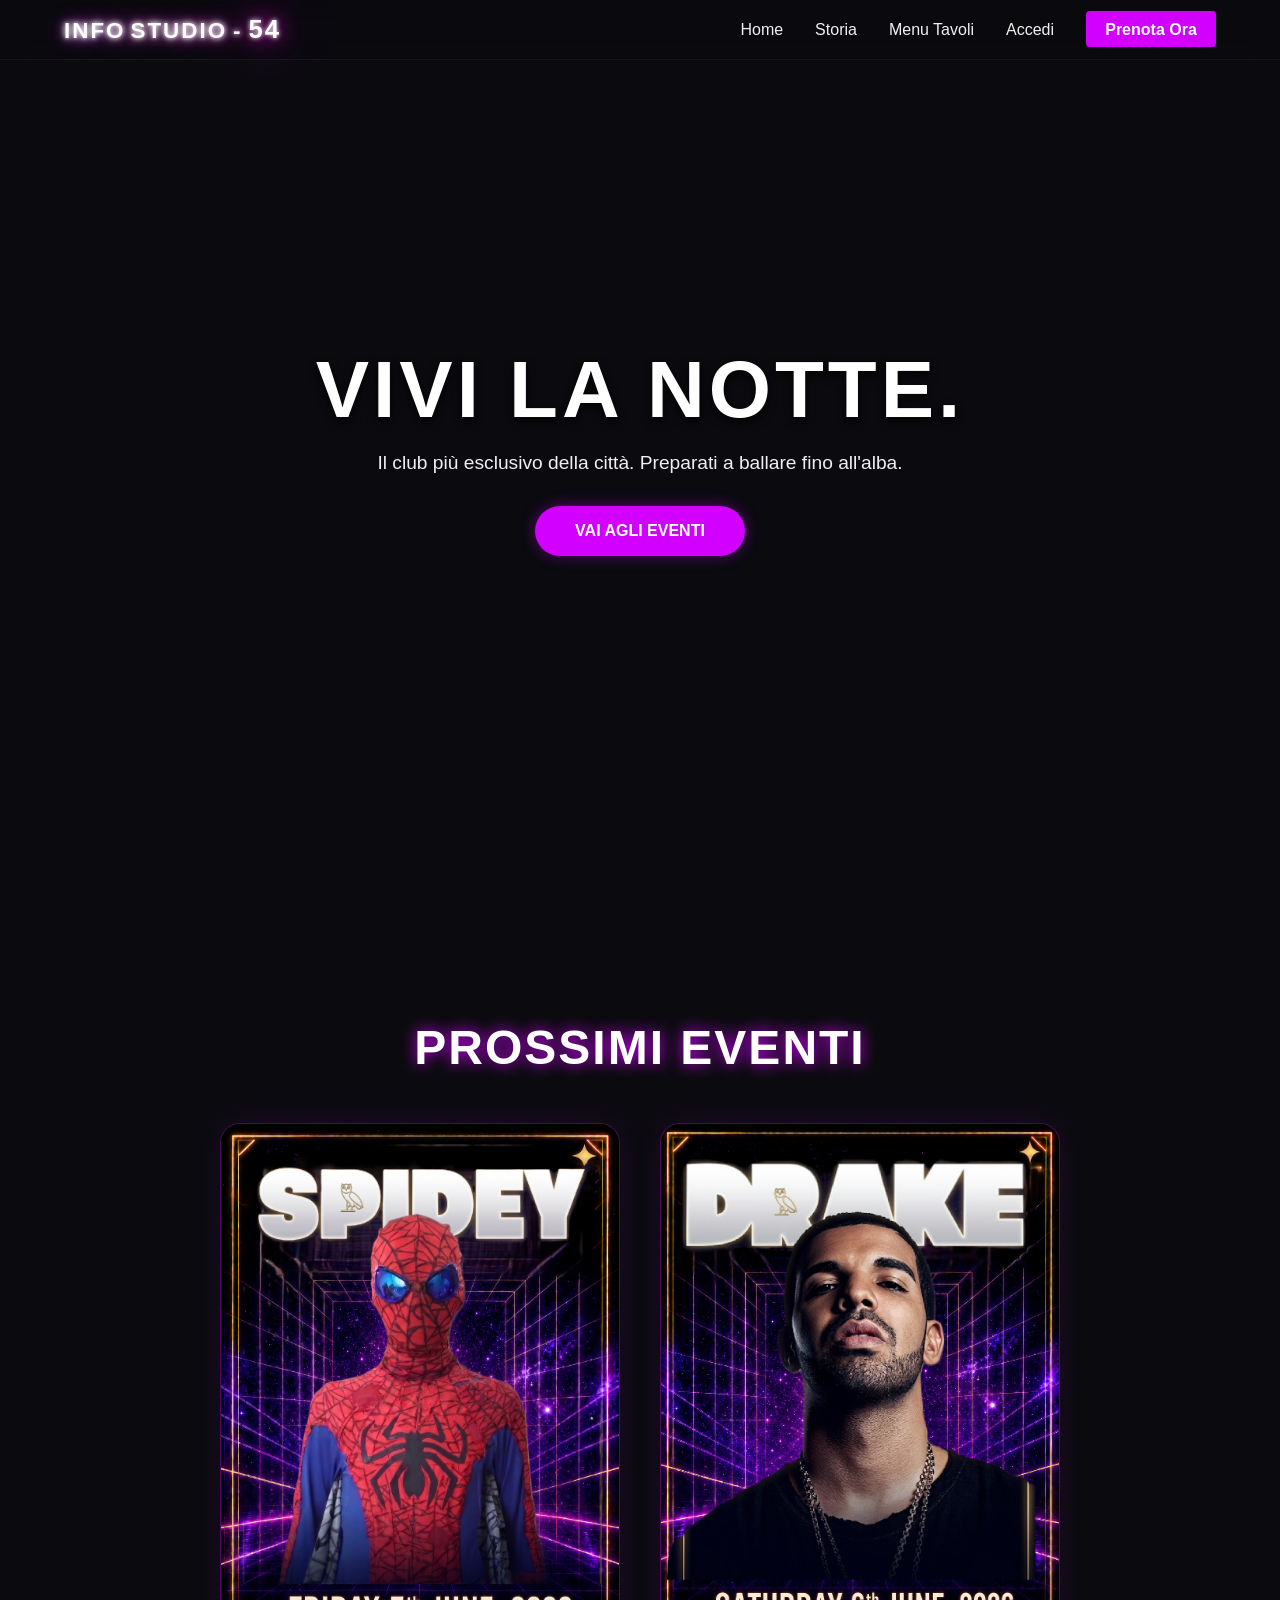
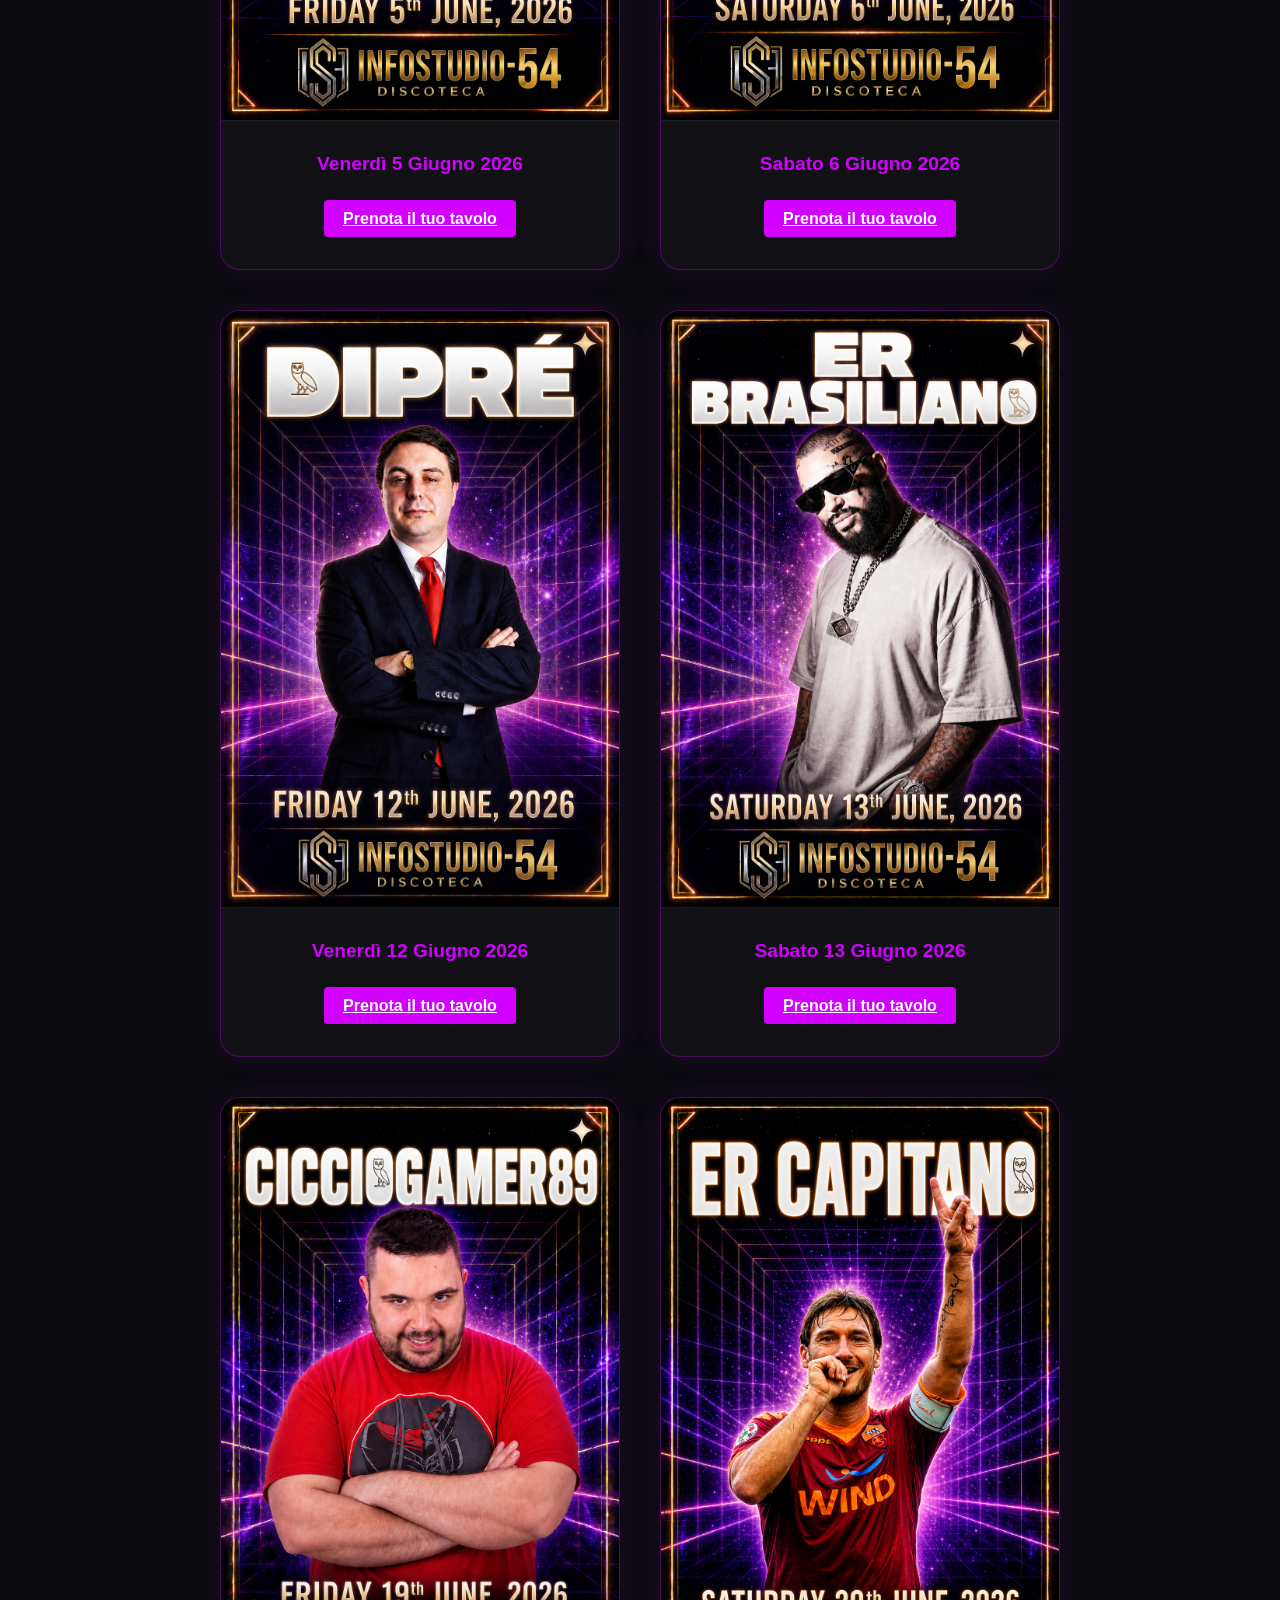
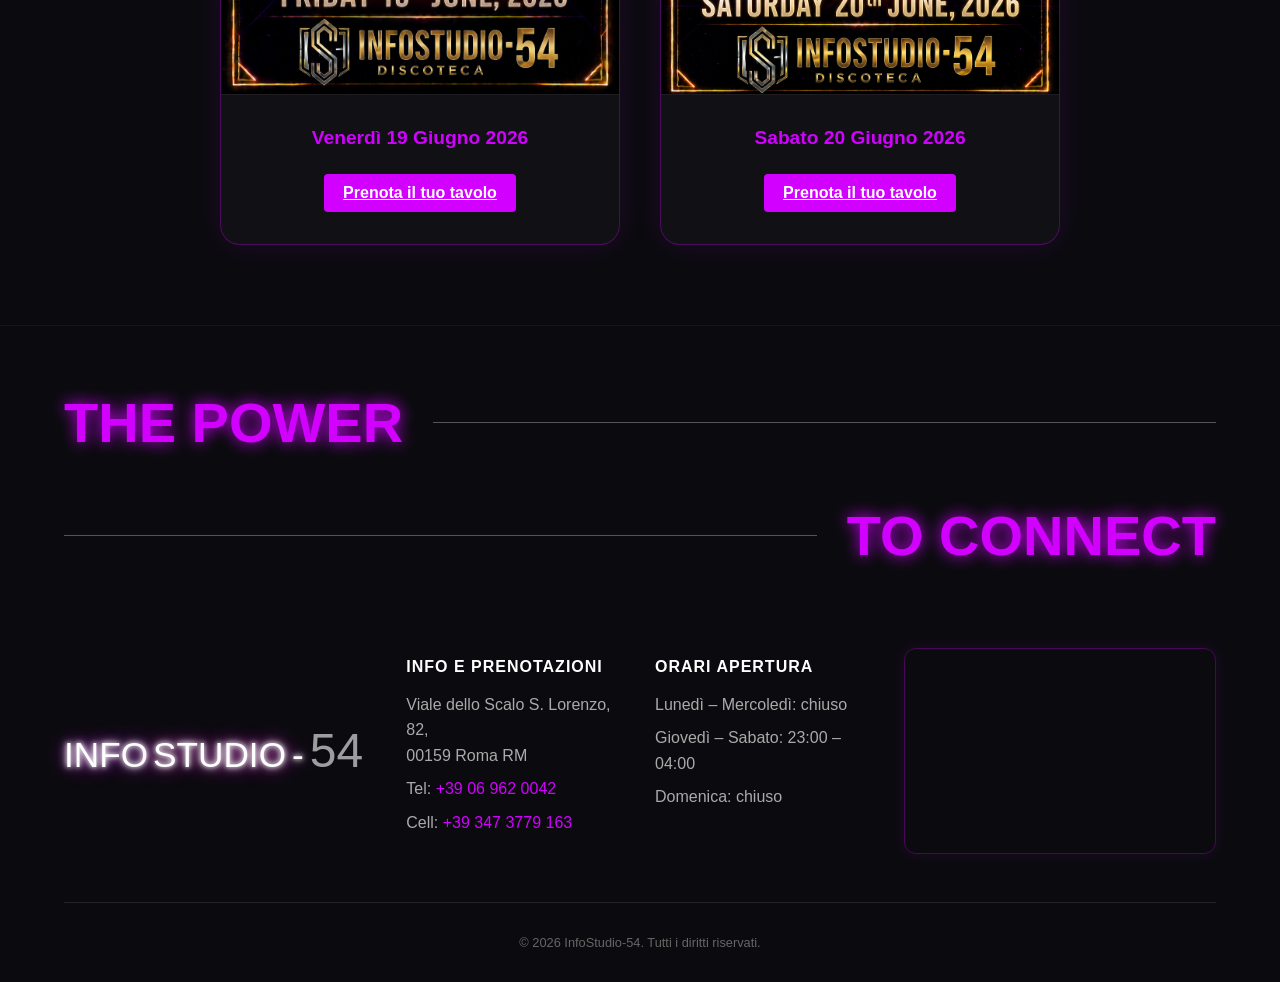
<file: index.html>
<!DOCTYPE html>
<!--
    index.html
    Pagina principale (home) del sito InfoStudio-54
    Contiene:
      - una navbar comune a tutte le pagine
      - una sezione "hero" con video di sfondo
      - una sezione con le locandine degli eventi
      - un footer con info, contatti, mappa e orari
-->
<html lang="it">
<head>
    <meta charset="UTF-8">
    <meta name="viewport" content="width=device-width, initial-scale=1.0">
    <title>InfoStudio-54 | La Tua Notte</title>

    <!-- Foglio di stile principale (variabili colori, navbar, footer, ecc.) -->
    <link rel="stylesheet" href="assets/css/style.css">
</head>
<body>

    <!-- ============================================================
         NAVBAR
         Barra di navigazione presente in tutte le pagine del sito
         Il logo è composto da più <span> per poter applicare colori
         e animazioni diverse a ogni parte ("Info", "Studio", "-", "54")
         ============================================================ -->
    <nav class="navbar">
        <div class="logo-neon-wrapper">
            <div class="logo-neon" id="mainLogo">
                <a href="index.html" style="text-decoration: none; color: inherit;">
                    <span class="word-info">Info</span><span class="word-studio">Studio</span><span class="hyphen">-</span><span class="number-54">54</span>
                </a>
            </div>
        </div>

        <ul class="nav-links">
            <li><a href="index.html">Home</a></li>
            <li><a href="pages/storia.html">Storia</a></li>
            <li><a href="pages/menu.html">Menu Tavoli</a></li>
            <li><a href="pages/login.html">Accedi</a></li>
            <li><a href="pages/prenotazioni.html" class="btn-prenota">Prenota Ora</a></li>
        </ul>
    </nav>


    <!-- ============================================================
         HERO
         Sezione iniziale con video di sfondo a tutto schermo,
         titolo e pulsante che porta alla lista eventi
         ============================================================ -->
    <header class="hero">

        <!-- Video di sfondo in loop, senza audio (muted) e con autoplay -->
        <video autoplay loop muted playsinline class="hero-video">
            <source src="assets/images/gallery/aftermovie.mp4" type="video/mp4">
        </video>

        <!-- Overlay scuro per rendere leggibile il testo sul video -->
        <div class="hero-overlay"></div>

        <div class="hero-content">
            <h1>Vivi la Notte.</h1>
            <p>Il club più esclusivo della città. Preparati a ballare fino all'alba.</p>
            <a href="#eventi" class="btn-prenota-hero">Vai agli eventi</a>
        </div>
    </header>


    <!-- ============================================================
         SEZIONE EVENTI
         Mostra le locandine dei prossimi eventi
         Ogni evento ha un'immagine, una data e un pulsante per
         andare alla pagina di prenotazione
         ============================================================ -->
    <section id="eventi" class="events-section">
        <h2 class="section-title">Prossimi Eventi</h2>

        <div class="events-container">

            <!-- Singola card evento -->
            <div class="event-card">
                <img src="assets/images/locandina-spiderman.png" alt="Locandina Spiderman" class="event-poster">
                <div class="event-details">
                    <p class="event-date">Venerdì 5 Giugno 2026</p>
                    <a href="pages/prenotazioni.html" class="btn-prenota">Prenota il tuo tavolo</a>
                </div>
            </div>

            <div class="event-card">
                <img src="assets/images/locandina-peppedj.png" alt="Locandina PeppeDJ" class="event-poster">
                <div class="event-details">
                    <p class="event-date">Sabato 6 Giugno 2026</p>
                    <a href="pages/prenotazioni.html" class="btn-prenota">Prenota il tuo tavolo</a>
                </div>
            </div>

            <div class="event-card">
                <img src="assets/images/locandina-dipre.png" alt="Locandina Diprè" class="event-poster">
                <div class="event-details">
                    <p class="event-date">Venerdì 12 Giugno 2026</p>
                    <a href="pages/prenotazioni.html" class="btn-prenota">Prenota il tuo tavolo</a>
                </div>
            </div>

            <div class="event-card">
                <img src="assets/images/locandina-brasiliano.png" alt="Locandina Brasiliano" class="event-poster">
                <div class="event-details">
                    <p class="event-date">Sabato 13 Giugno 2026</p>
                    <a href="pages/prenotazioni.html" class="btn-prenota">Prenota il tuo tavolo</a>
                </div>
            </div>

            <div class="event-card">
                <img src="assets/images/locandina-ciccio.png" alt="Locandina Ciccio" class="event-poster">
                <div class="event-details">
                    <p class="event-date">Venerdì 19 Giugno 2026</p>
                    <a href="pages/prenotazioni.html" class="btn-prenota">Prenota il tuo tavolo</a>
                </div>
            </div>

            <div class="event-card">
                <img src="assets/images/Locandina-Capitano.png" alt="Locandina Capitano" class="event-poster">
                <div class="event-details">
                    <p class="event-date">Sabato 20 Giugno 2026</p>
                    <a href="pages/prenotazioni.html" class="btn-prenota">Prenota il tuo tavolo</a>
                </div>
            </div>

        </div>
    </section>


    <!-- ============================================================
         FOOTER
         Contiene slogan grafico, info del locale, orari e mappa
         ============================================================ -->
    <footer class="footer">

        <!-- Slogan "THE POWER TO CONNECT" in due righe sfasate -->
        <div class="footer-slogan-container">
            <div class="slogan-row left-align">
                <h2>THE POWER</h2>
                <div class="slogan-line"></div>
            </div>
            <div class="slogan-row right-align">
                <div class="slogan-line"></div>
                <h2>TO CONNECT</h2>
            </div>
        </div>

        <div class="footer-main">

            <!-- Logo grande in basso -->
            <div class="footer-logo-col">
                <div class="logo-neon-wrapper large-footer-logo">
                    <div class="logo-neon">
                        <span class="word-info">Info</span><span class="word-studio">Studio</span><span class="hyphen">-</span><span class="number-54">54</span>
                    </div>
                </div>
            </div>

            <!-- Info di contatto e orari -->
            <div class="footer-info">
                <div class="footer-col">
                    <h4>Info e Prenotazioni</h4>
                    <p>Viale dello Scalo S. Lorenzo, 82,<br>00159 Roma RM</p>
                    <p>Tel: <a href="tel:+390696200042" class="footer-link">+39 06 962 0042</a></p>
                    <p>Cell: <a href="tel:+393473779163" class="footer-link">+39 347 3779 163</a></p>
                </div>

                <div class="footer-col">
                    <h4>Orari Apertura</h4>
                    <p>Lunedì – Mercoledì: chiuso</p>
                    <p>Giovedì – Sabato: 23:00 – 04:00</p>
                    <p>Domenica: chiuso</p>
                </div>
            </div>

            <!-- Mappa Google Maps embeddata tramite iframe -->
            <div class="footer-map">
                <iframe
                    src="https://maps.google.com/maps?q=Viale+dello+Scalo+S.+Lorenzo,+82,+00159+Roma+RM&t=&z=15&ie=UTF8&iwloc=&output=embed"
                    width="100%"
                    height="200"
                    style="border:0;"
                    allowfullscreen=""
                    loading="lazy"
                    referrerpolicy="no-referrer-when-downgrade">
                </iframe>
            </div>
        </div>

        <div class="footer-bottom">
            <p>© 2026 InfoStudio-54. Tutti i diritti riservati.</p>
        </div>
    </footer>


    <!-- ============================================================
         SCRIPT
         jQuery viene caricato da CDN (Google) e poi i nostri script:
         - api.js  -> wrapper AJAX condiviso da tutte le pagine
         - main.js -> logica navbar (Accedi/Esci) e animazione logo
         ============================================================ -->
    <script src="https://code.jquery.com/jquery-3.7.1.min.js"></script>
    <script src="assets/js/api.js"></script>
    <script src="assets/js/main.js"></script>
</body>
</html>
</file>
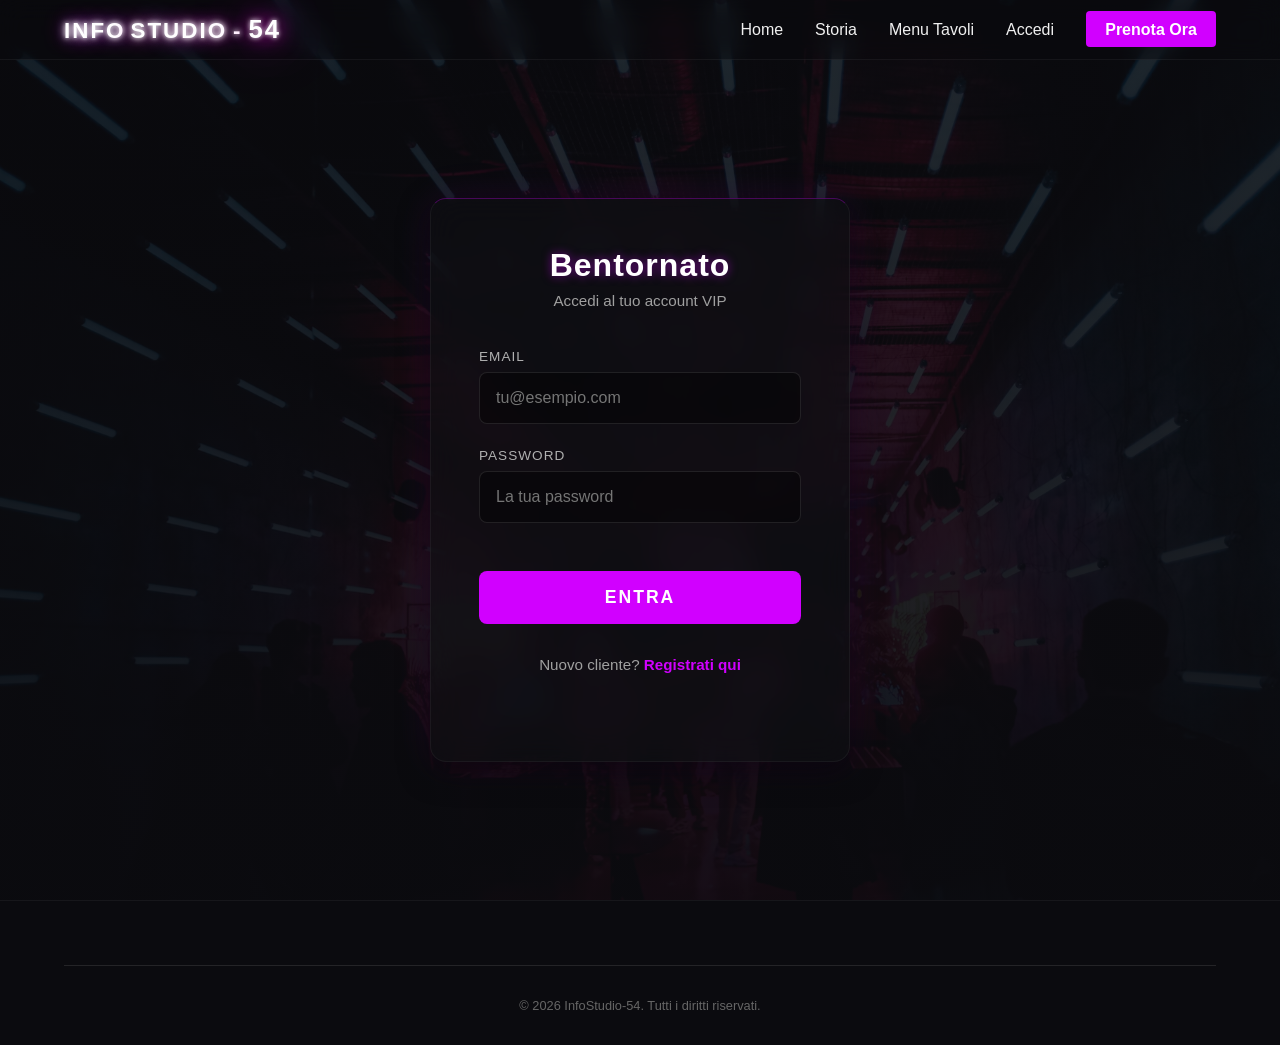
<file: pages/login.html>
<!DOCTYPE html>
<!--
    login.html
    Form di accesso al sito. L'utente inserisce email e password,
    e i dati vengono mandati con AJAX all'endpoint api/login.php
    (in assets/js/auth.js)
-->
<html lang="it">
<head>
    <meta charset="UTF-8">
    <meta name="viewport" content="width=device-width, initial-scale=1.0">
    <title>Accedi | InfoStudio-54</title>

    <!-- Stile generale + stile specifico per i form di autenticazione -->
    <link rel="stylesheet" href="../assets/css/style.css">
    <link rel="stylesheet" href="../assets/css/auth.css">
</head>
<body>

    <!-- NAVBAR -->
    <nav class="navbar">
        <div class="logo-neon-wrapper">
            <div class="logo-neon" id="mainLogo">
                <a href="../index.html" style="text-decoration: none; color: inherit;">
                    <span class="word-info">Info</span><span class="word-studio">Studio</span><span class="hyphen">-</span><span class="number-54">54</span>
                </a>
            </div>
        </div>

        <ul class="nav-links">
            <li><a href="../index.html">Home</a></li>
            <li><a href="storia.html">Storia</a></li>
            <li><a href="menu.html">Menu Tavoli</a></li>
            <li><a href="login.html">Accedi</a></li>
            <li><a href="prenotazioni.html" class="btn-prenota">Prenota Ora</a></li>
        </ul>
    </nav>


    <!-- ============================================================
         BOX DI LOGIN
         Il form ha id="login-form": auth.js lo aggancia all'evento
         submit, blocca il refresh della pagina e manda i dati a
         api/login.php con $.ajax
         ============================================================ -->
    <div class="auth-container">
        <div class="auth-box">

            <h2>Bentornato</h2>
            <p>Accedi al tuo account VIP</p>

            <form id="login-form">

                <div class="input-group">
                    <label for="login-email">Email</label>
                    <input type="email" id="login-email" required placeholder="tu@esempio.com">
                </div>

                <div class="input-group">
                    <label for="login-password">Password</label>
                    <input type="password" id="login-password" required placeholder="La tua password">
                </div>

                <button type="submit" class="btn-prenota auth-btn">Entra</button>
            </form>

            <p class="auth-switch">Nuovo cliente? <a href="registrazione.html">Registrati qui</a></p>
        </div>
    </div>


    <!-- FOOTER -->
    <footer class="footer">
        <div class="footer-bottom">
            <p>© 2026 InfoStudio-54. Tutti i diritti riservati.</p>
        </div>
    </footer>


    <!-- SCRIPT: jQuery + api.js + auth.js -->
    <script src="https://code.jquery.com/jquery-3.7.1.min.js"></script>
    <script src="../assets/js/api.js"></script>
    <script src="../assets/js/auth.js"></script>
</body>
</html>
</file>
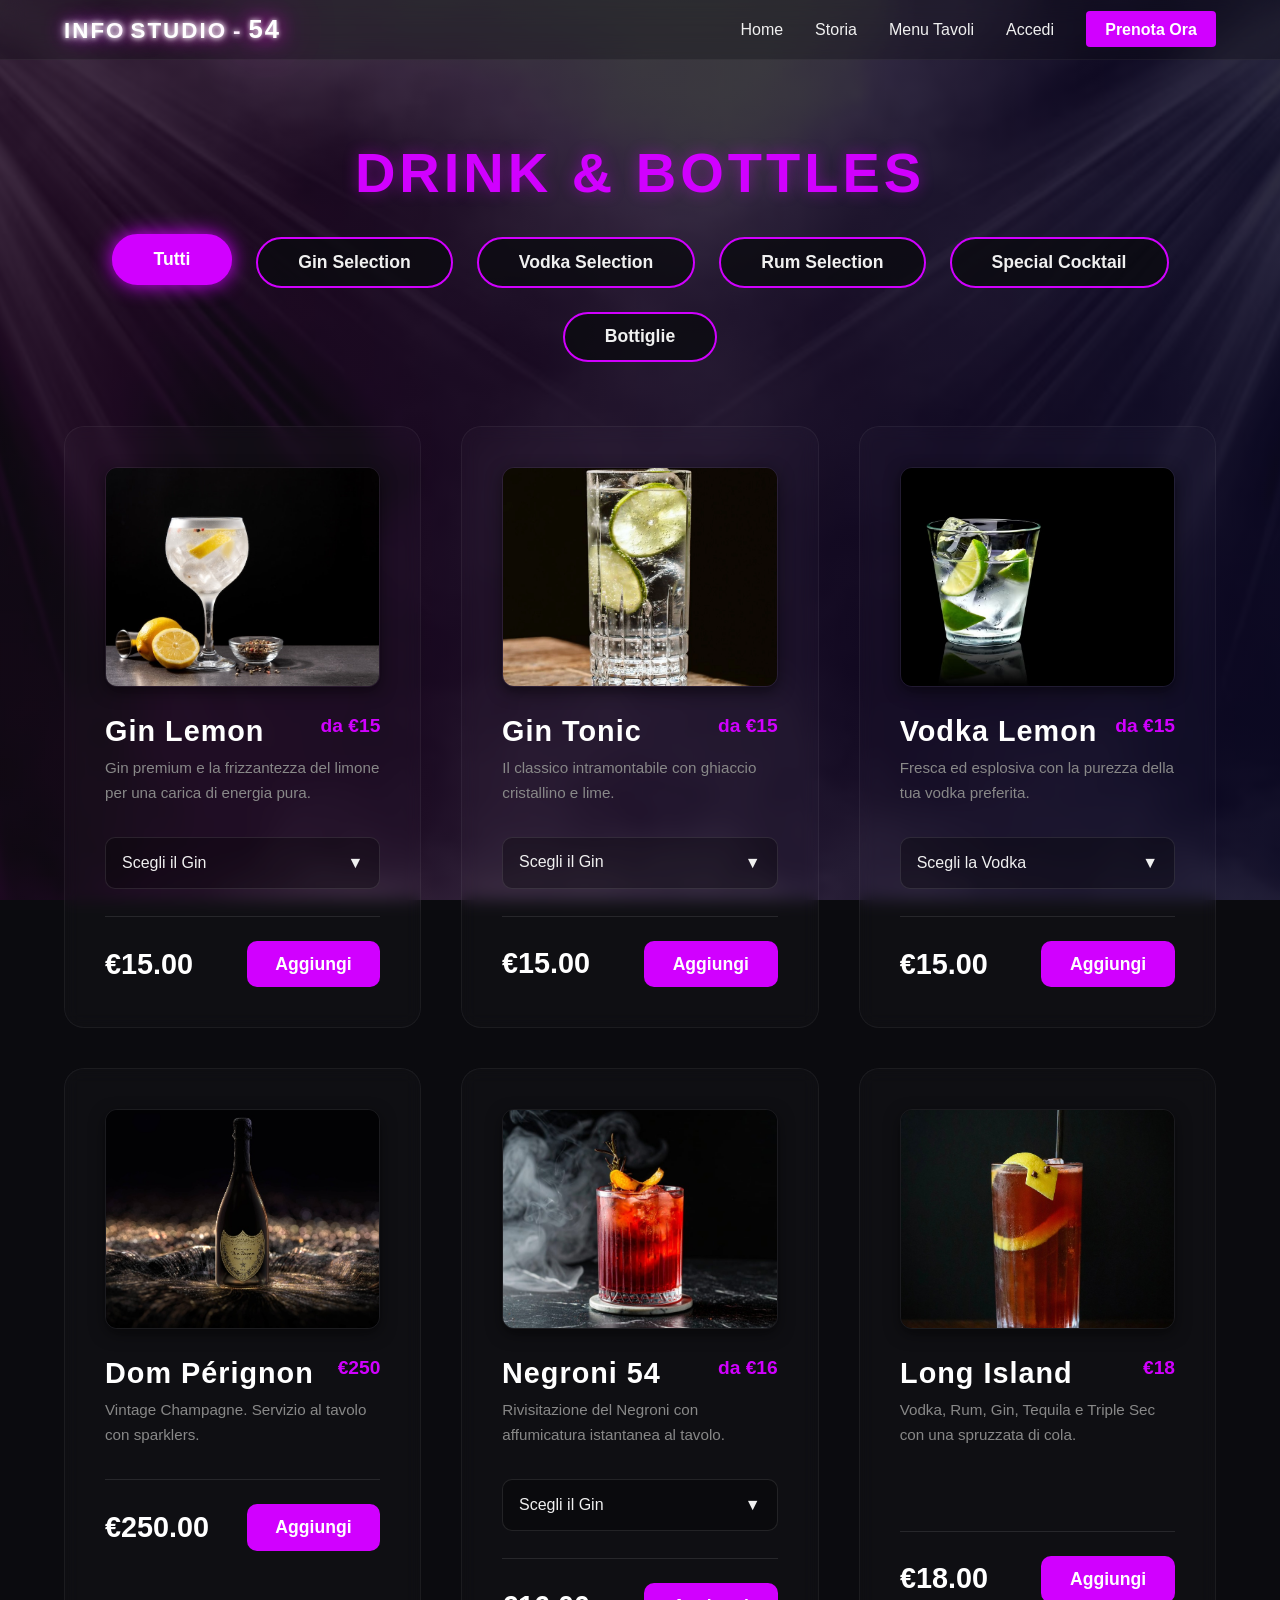
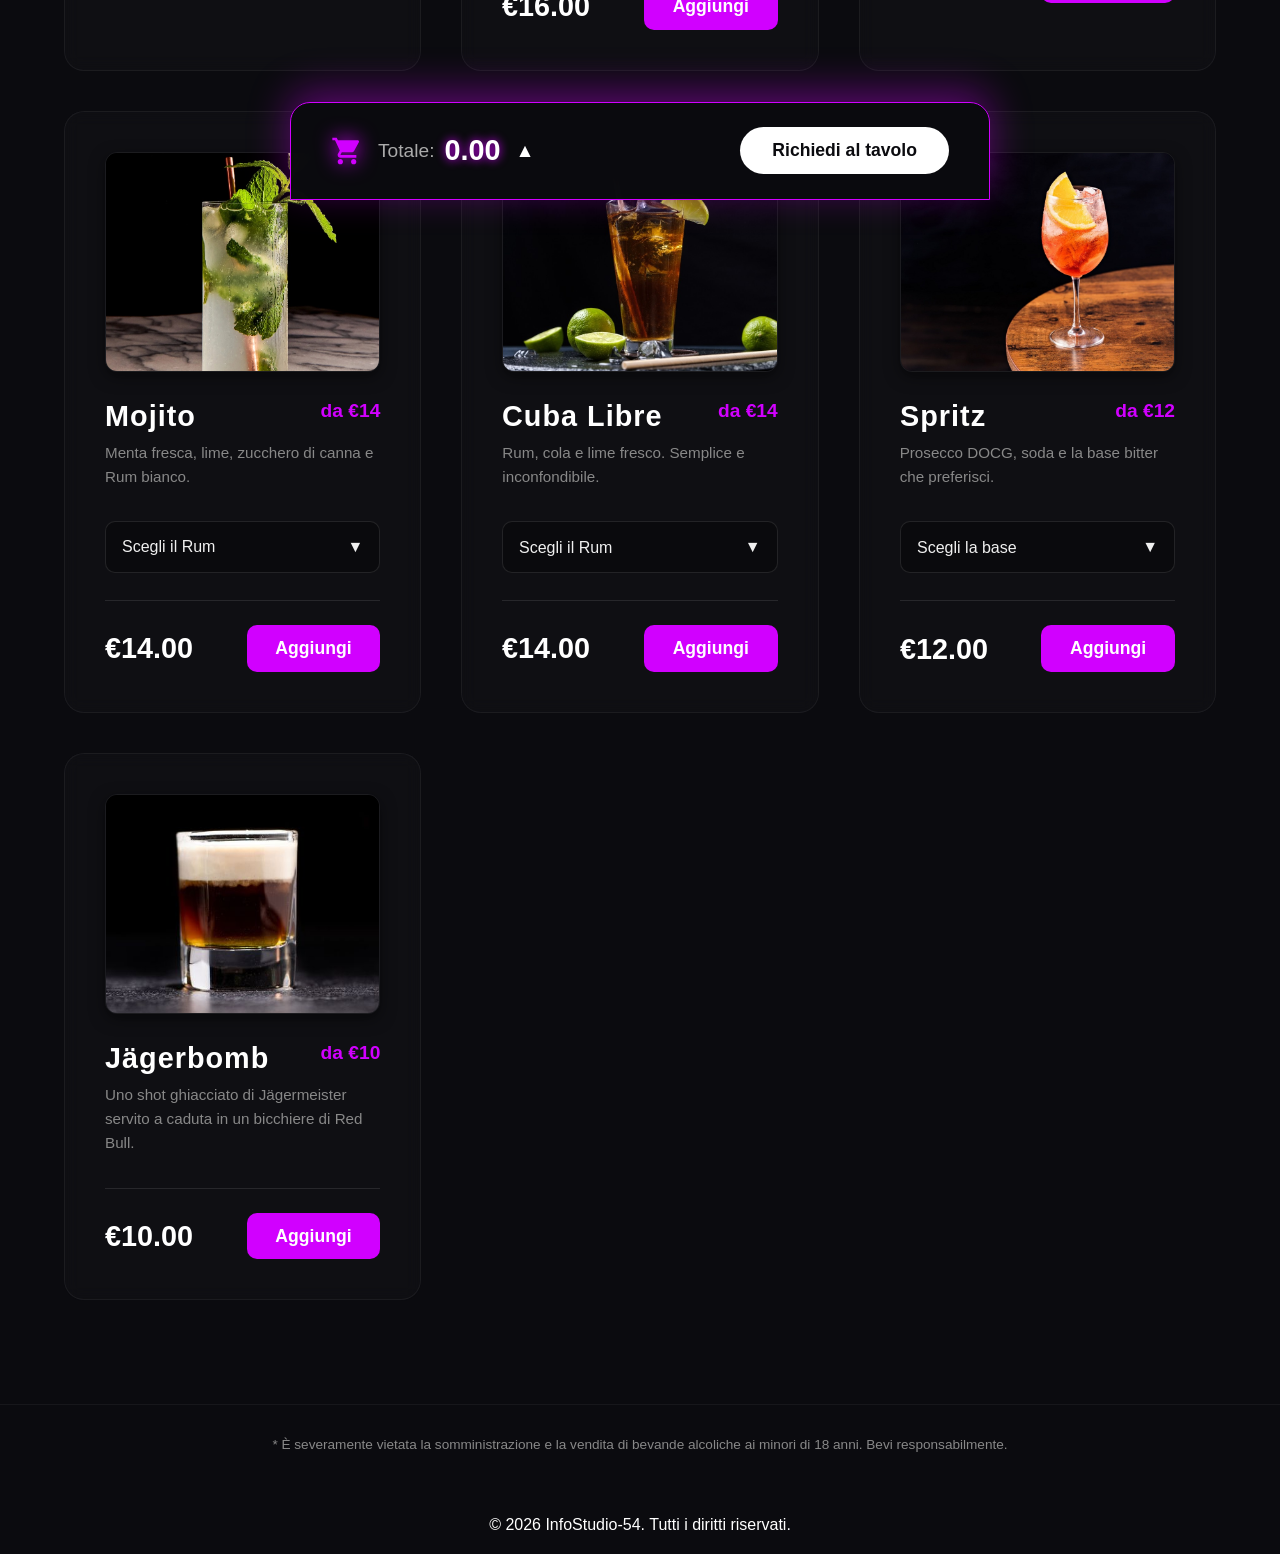
<file: pages/menu.html>
<!DOCTYPE html>
<!--
    menu.html
    Pagina con il listino drink/bottiglie. Per ogni articolo c'è una
    "card" con immagine, nome, descrizione, opzioni (es. tipo di gin)
    e un bottone "Aggiungi"
    Gli articoli aggiunti finiscono nella "barra fluttuante" in basso
    che funge da carrello. Quando l'utente clicca "Richiedi al tavolo",
    apre una modale per inserire il numero del tavolo e l'ordine viene
    mandato a api/create_order.php
    Logica gestita in assets/js/menu.js
-->
<html lang="it">
<head>
    <meta charset="UTF-8">
    <meta name="viewport" content="width=device-width, initial-scale=1.0">
    <title>Menu Tavoli | InfoStudio-54</title>

    <link rel="stylesheet" href="../assets/css/style.css">
    <link rel="stylesheet" href="../assets/css/menu.css">

    <!--
        Usiamo "defer" sugli script: il browser li scarica subito in
        parallelo ma li esegue solo dopo aver finito di costruire il DOM
        Così possiamo metterli nell'<head> senza problemi
    -->
    <script src="https://code.jquery.com/jquery-3.7.1.min.js"></script>
    <script src="../assets/js/api.js"  defer></script>
    <script src="../assets/js/menu.js" defer></script>
    <script src="../assets/js/main.js" defer></script>
</head>

<body class="page-menu">

    <!-- NAVBAR -->
    <nav class="navbar">
        <div class="logo-neon-wrapper">
            <div class="logo-neon" id="mainLogo">
                <a href="../index.html" style="text-decoration: none; color: inherit;">
                    <span class="word-info">Info</span><span class="word-studio">Studio</span><span class="hyphen">-</span><span class="number-54">54</span>
                </a>
            </div>
        </div>

        <ul class="nav-links">
            <li><a href="../index.html">Home</a></li>
            <li><a href="storia.html">Storia</a></li>
            <li><a href="menu.html">Menu Tavoli</a></li>
            <li><a href="login.html">Accedi</a></li>
            <li><a href="prenotazioni.html" class="btn-prenota">Prenota Ora</a></li>
        </ul>
    </nav>


    <div class="menu-container">

        <h1 class="menu-title">Drink & Bottles</h1>


        <!-- ====================================================
             FILTRI PER CATEGORIA
             Cliccando su un bottone, il JS mostra solo le card
             con data-category corrispondente
             ==================================================== -->
        <div class="filters">
            <button class="filter-btn active" data-filter="all">Tutti</button>
            <button class="filter-btn" data-filter="gin">Gin Selection</button>
            <button class="filter-btn" data-filter="vodka">Vodka Selection</button>
            <button class="filter-btn" data-filter="rum">Rum Selection</button>
            <button class="filter-btn" data-filter="cocktails">Special Cocktail</button>
            <button class="filter-btn" data-filter="bottles">Bottiglie</button>
        </div>


        <!-- ====================================================
             GRIGLIA DEI DRINK
             Ogni card ha:
               - data-category = categoria (per i filtri)
               - data-baseprice = prezzo base
               - data-currentprice = prezzo attuale (cambia se si
                 sceglie una base più costosa)
             ==================================================== -->
        <div class="menu-grid">

            <!-- GIN LEMON -->
            <div class="drink-card" data-category="gin" data-baseprice="15" data-currentprice="15">
                <img src="../assets/images/gin-lemon.jpg" alt="Gin Lemon" class="drink-image">
                <div class="drink-header">
                    <div class="drink-name">Gin Lemon</div>
                    <div class="drink-base-price">da €15</div>
                </div>
                <div class="drink-desc">Gin premium e la frizzantezza del limone per una carica di energia pura.</div>

                <!-- Bottone che apre il pannello delle opzioni -->
                <button class="drink-options-btn">
                    <span>Scegli il Gin</span>
                    <span class="toggle-icon">▼</span>
                </button>

                <!-- Pannello con le varianti -->
                <div class="options-panel">
                    <div class="option-item selected" data-extra="0"><span>Bombay</span><span>+ €0</span></div>
                    <div class="option-item" data-extra="5"><span>Hendrick's</span><span>+ €5</span></div>
                </div>

                <div class="add-section">
                    <div class="final-price">€15.00</div>
                    <button class="btn-add">Aggiungi</button>
                </div>
            </div>


            <!-- GIN TONIC -->
            <div class="drink-card" data-category="gin" data-baseprice="15" data-currentprice="15">
                <img src="../assets/images/gin-tonic.jpg" alt="Gin Tonic" class="drink-image">
                <div class="drink-header">
                    <div class="drink-name">Gin Tonic</div>
                    <div class="drink-base-price">da €15</div>
                </div>
                <div class="drink-desc">Il classico intramontabile con ghiaccio cristallino e lime.</div>

                <button class="drink-options-btn">
                    <span>Scegli il Gin</span>
                    <span class="toggle-icon">▼</span>
                </button>

                <div class="options-panel">
                    <div class="option-item selected" data-extra="0"><span>Bombay</span><span>+ €0</span></div>
                    <div class="option-item" data-extra="3"><span>Hendrick's</span><span>+ €3</span></div>
                </div>

                <div class="add-section">
                    <div class="final-price">€15.00</div>
                    <button class="btn-add">Aggiungi</button>
                </div>
            </div>


            <!-- VODKA LEMON -->
            <div class="drink-card" data-category="vodka" data-baseprice="15" data-currentprice="15">
                <img src="../assets/images/vodka-lemon.jpg" alt="Vodka Lemon" class="drink-image">
                <div class="drink-header">
                    <div class="drink-name">Vodka Lemon</div>
                    <div class="drink-base-price">da €15</div>
                </div>
                <div class="drink-desc">Fresca ed esplosiva con la purezza della tua vodka preferita.</div>

                <button class="drink-options-btn">
                    <span>Scegli la Vodka</span>
                    <span class="toggle-icon">▼</span>
                </button>

                <div class="options-panel">
                    <div class="option-item selected" data-extra="0"><span>Absolut</span><span>+ €0</span></div>
                    <div class="option-item" data-extra="5"><span>SKYY</span><span>+ €5</span></div>
                </div>

                <div class="add-section">
                    <div class="final-price">€15.00</div>
                    <button class="btn-add">Aggiungi</button>
                </div>
            </div>


            <!-- DOM PERIGNON (bottiglia: nessuna opzione) -->
            <div class="drink-card" data-category="bottles" data-baseprice="250" data-currentprice="250">
                <img src="../assets/images/dom-perignon.jpg" alt="Dom Pérignon" class="drink-image">
                <div class="drink-header">
                    <div class="drink-name">Dom Pérignon</div>
                    <div class="drink-base-price">€250</div>
                </div>
                <div class="drink-desc">Vintage Champagne. Servizio al tavolo con sparklers.</div>

                <div class="add-section" style="margin-top: 2rem;">
                    <div class="final-price">€250.00</div>
                    <button class="btn-add">Aggiungi</button>
                </div>
            </div>


            <!-- NEGRONI 54 -->
            <div class="drink-card" data-category="gin" data-baseprice="16" data-currentprice="16">
                <img src="../assets/images/negroni-54.jpg" alt="Negroni 54" class="drink-image">
                <div class="drink-header">
                    <div class="drink-name">Negroni 54</div>
                    <div class="drink-base-price">da €16</div>
                </div>
                <div class="drink-desc">Rivisitazione del Negroni con affumicatura istantanea al tavolo.</div>

                <button class="drink-options-btn">
                    <span>Scegli il Gin</span>
                    <span class="toggle-icon">▼</span>
                </button>

                <div class="options-panel">
                    <div class="option-item selected" data-extra="0"><span>Bombay</span><span>+ €0</span></div>
                    <div class="option-item" data-extra="4"><span>Hendrick's</span><span>+ €4</span></div>
                </div>

                <div class="add-section">
                    <div class="final-price">€16.00</div>
                    <button class="btn-add">Aggiungi</button>
                </div>
            </div>


            <!-- LONG ISLAND (cocktail senza opzioni)
                 Il bottone delle opzioni è invisibile (visibility: hidden)
                 solo per mantenere l'allineamento con le altre card -->
            <div class="drink-card" data-category="cocktails" data-baseprice="18" data-currentprice="18">
                <img src="../assets/images/long-island.jpg" alt="Long Island" class="drink-image">
                <div class="drink-header">
                    <div class="drink-name">Long Island</div>
                    <div class="drink-base-price">€18</div>
                </div>
                <div class="drink-desc">Vodka, Rum, Gin, Tequila e Triple Sec con una spruzzata di cola.</div>

                <button class="drink-options-btn" style="visibility: hidden;">
                    <span>-</span>
                </button>

                <div class="add-section" style="margin-top: 0;">
                    <div class="final-price">€18.00</div>
                    <button class="btn-add">Aggiungi</button>
                </div>
            </div>


            <!-- MOJITO -->
            <div class="drink-card" data-category="rum" data-baseprice="14" data-currentprice="14">
                <img src="../assets/images/mojito.jpg" alt="Mojito" class="drink-image">
                <div class="drink-header">
                    <div class="drink-name">Mojito</div>
                    <div class="drink-base-price">da €14</div>
                </div>
                <div class="drink-desc">Menta fresca, lime, zucchero di canna e Rum bianco.</div>

                <button class="drink-options-btn">
                    <span>Scegli il Rum</span>
                    <span class="toggle-icon">▼</span>
                </button>

                <div class="options-panel">
                    <div class="option-item selected" data-extra="0"><span>Captain Morgan</span><span>+ €0</span></div>
                    <div class="option-item" data-extra="3"><span>Kraken</span><span>+ €3</span></div>
                </div>

                <div class="add-section">
                    <div class="final-price">€14.00</div>
                    <button class="btn-add">Aggiungi</button>
                </div>
            </div>


            <!-- CUBA LIBRE -->
            <div class="drink-card" data-category="rum" data-baseprice="14" data-currentprice="14">
                <img src="../assets/images/cuba-libre.jpg" alt="Cuba Libre" class="drink-image">
                <div class="drink-header">
                    <div class="drink-name">Cuba Libre</div>
                    <div class="drink-base-price">da €14</div>
                </div>
                <div class="drink-desc">Rum, cola e lime fresco. Semplice e inconfondibile.</div>

                <button class="drink-options-btn">
                    <span>Scegli il Rum</span>
                    <span class="toggle-icon">▼</span>
                </button>

                <div class="options-panel">
                    <div class="option-item selected" data-extra="0"><span>Captain Morgan</span><span>+ €0</span></div>
                    <div class="option-item" data-extra="5"><span>Kraken</span><span>+ €5</span></div>
                </div>

                <div class="add-section">
                    <div class="final-price">€14.00</div>
                    <button class="btn-add">Aggiungi</button>
                </div>
            </div>


            <!-- SPRITZ -->
            <div class="drink-card" data-category="cocktails" data-baseprice="12" data-currentprice="12">
                <img src="../assets/images/spritz.jpg" alt="Spritz" class="drink-image">
                <div class="drink-header">
                    <div class="drink-name">Spritz</div>
                    <div class="drink-base-price">da €12</div>
                </div>
                <div class="drink-desc">Prosecco DOCG, soda e la base bitter che preferisci.</div>

                <button class="drink-options-btn">
                    <span>Scegli la base</span>
                    <span class="toggle-icon">▼</span>
                </button>

                <div class="options-panel">
                    <div class="option-item selected" data-extra="0"><span>Aperol</span><span>+ €0</span></div>
                    <div class="option-item" data-extra="3"><span>Campari</span><span>+ €3</span></div>
                </div>

                <div class="add-section">
                    <div class="final-price">€12.00</div>
                    <button class="btn-add">Aggiungi</button>
                </div>
            </div>


            <!-- JAGERBOMB (senza opzioni) -->
            <div class="drink-card" data-category="cocktails" data-baseprice="10" data-currentprice="10">
                <img src="../assets/images/jagerbomb.png" alt="Jägerbomb" class="drink-image">
                <div class="drink-header">
                    <div class="drink-name">Jägerbomb</div>
                    <div class="drink-base-price">da €10</div>
                </div>
                <div class="drink-desc">Uno shot ghiacciato di Jägermeister servito a caduta in un bicchiere di Red Bull.</div>

                <div class="add-section">
                    <div class="final-price">€10.00</div>
                    <button class="btn-add">Aggiungi</button>
                </div>
            </div>

        </div> <!-- /menu-grid -->
    </div> <!-- /menu-container -->


    <!-- Avvertenza legale e copyright -->
    <div class="legal-warning">
        <p>* È severamente vietata la somministrazione e la vendita di bevande alcoliche ai minori di 18 anni. Bevi responsabilmente.</p>
    </div>
    <div class="rights">
        <p>© 2026 InfoStudio-54. Tutti i diritti riservati.</p>
    </div>


    <!-- ====================================================
         CARRELLO FLUTTUANTE (in basso, fisso)
         Inizialmente è nascosto. Diventa visibile non appena
         viene aggiunto il primo articolo
         ==================================================== -->
    <div class="floating-bar" id="floatingBar">

        <div class="cart-header" id="cartHeader">

            <div class="cart-info">

                <!-- Icona carrello (SVG inline) -->
                <svg class="cart-icon" xmlns="http://www.w3.org/2000/svg" viewBox="0 0 24 24">
                    <path d="M7 18c-1.1 0-1.99.9-1.99 2S5.9 22 7 22s2-.9 2-2-.9-2-2-2zM1 2v2h2l3.6 7.59-1.35 2.45c-.16.28-.25.61-.25.96 0 1.1.9 2 2 2h12v-2H7.42c-.14 0-.25-.11-.25-.25l.03-.12.9-1.63h7.45c.75 0 1.41-.41 1.75-1.03l3.58-6.49c.08-.14.12-.31.12-.48 0-.55-.45-1-1-1H5.21l-.94-2H1zm16 16c-1.1 0-1.99.9-1.99 2s.89 2 1.99 2 2-.9 2-2-.9-2-2-2z"/>
                </svg>

                <div class="floating-total">
                    Totale: <span id="cartTotal">€0.00</span>
                    <button class="toggle-cart-btn" aria-label="Espandi carrello">▲</button>
                </div>
            </div>

            <button class="btn-checkout" id="btnCheckout">Richiedi al tavolo</button>
        </div>

        <!-- Lista degli articoli aggiunti (riempita da JS) -->
        <div class="cart-items-container" id="cartItemsList"></div>
    </div>


    <!-- ====================================================
         MODALE PER SCEGLIERE IL NUMERO DEL TAVOLO
         Si apre cliccando "Richiedi al tavolo" se l'utente è loggato
         Contiene due "schermate":
           - #modalFormContent    -> input numero tavolo
           - #modalSuccessContent -> messaggio di ordine inviato
         ==================================================== -->
    <div class="modal-overlay" id="tableModal">

        <!-- Schermata 1: input del numero tavolo -->
        <div class="modal-content" id="modalFormContent">
            <h2 class="modal-title">Numero Tavolo</h2>
            <input type="number" class="modal-input" id="tableNumberInput"
                   placeholder="Scegli un tavolo (1-30)" min="1" max="30">
            <div class="modal-buttons">
                <button class="btn-modal btn-cancel"  id="btnCancelModal">Annulla</button>
                <button class="btn-modal btn-confirm" id="btnConfirmModal">Conferma</button>
            </div>
        </div>

        <!-- Schermata 2: conferma ordine inviato -->
        <div class="modal-content" id="modalSuccessContent" style="display: none;">
            <div class="success-icon">✓</div>
            <h2 class="modal-title" style="color: #00ff88;">Ordine Inviato!</h2>
            <p style="color: #aaa; font-size: 1.1rem;">
                Il nostro staff arriverà a breve al tavolo
                <span id="successTableNumber" style="color: #fff; font-weight: bold; font-size: 1.3rem;"></span>.
            </p>
        </div>
    </div>

</body>
</html>
</file>
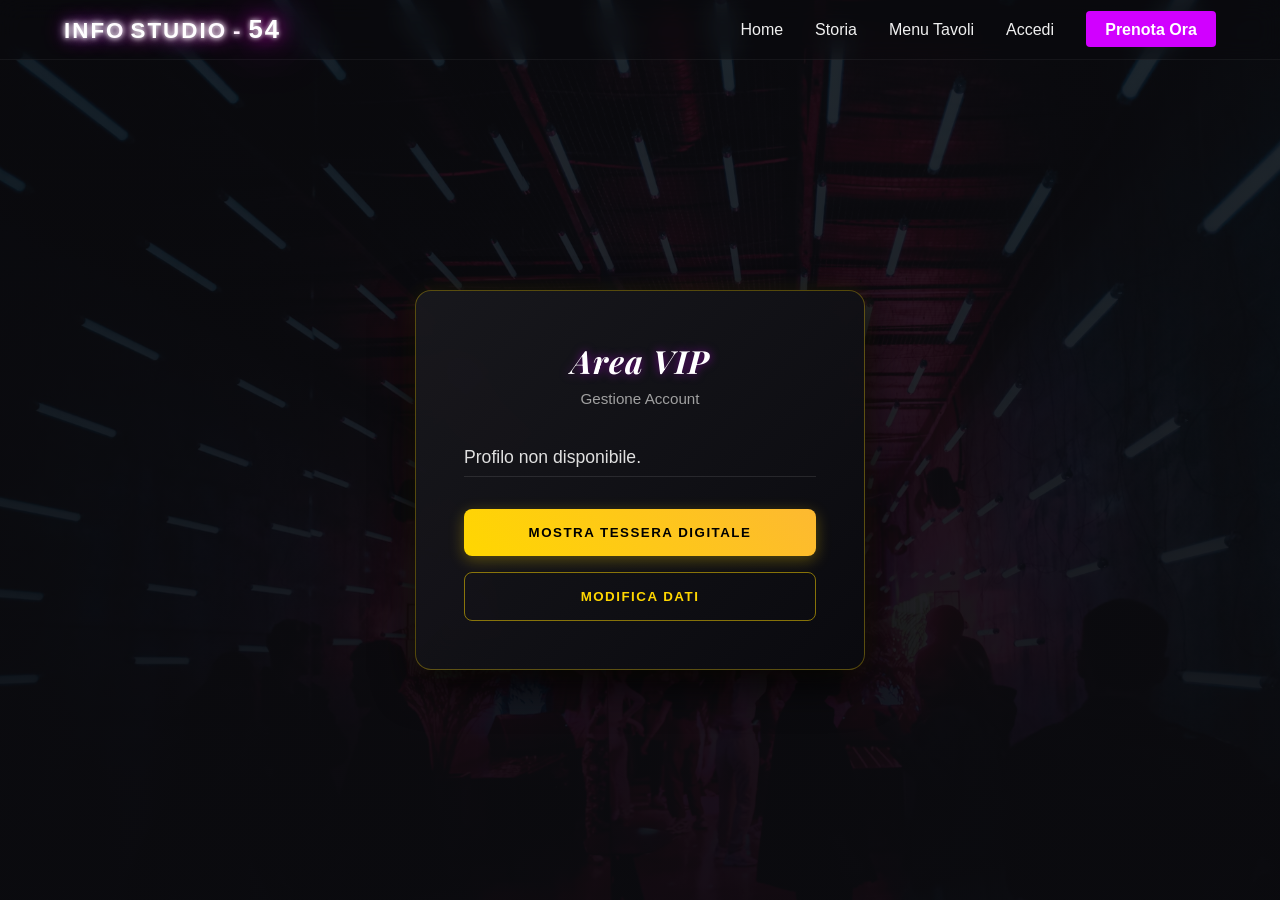
<file: pages/profilo.html>
<!DOCTYPE html>
<!--
    profilo.html
    Pagina "Area VIP" dell'utente loggato. Mostra i dati personali
    e permette di:
      - aprire una modale con la tessera digitale
      - aprire una modale per modificare nome/cognome/telefono
    Logica gestita in assets/js/profilo.js
-->
<html lang="it">
<head>
    <meta charset="UTF-8">
    <meta name="viewport" content="width=device-width, initial-scale=1.0">
    <title>Area VIP | InfoStudio-54</title>

    <link rel="stylesheet" href="../assets/css/style.css">
    <link rel="stylesheet" href="../assets/css/auth.css">
    <link rel="stylesheet" href="../assets/css/profilo.css">

    <!-- Font Google "Playfair Display" usato per il titolo della tessera -->
    <link href="https://fonts.googleapis.com/css2?family=Playfair+Display:ital,wght@1,700&display=swap" rel="stylesheet">
</head>
<body>

    <!-- NAVBAR -->
    <nav class="navbar">
        <div class="logo-neon-wrapper">
            <div class="logo-neon" id="mainLogo">
                <a href="../index.html" style="text-decoration: none; color: inherit;">
                    <span class="word-info">Info</span><span class="word-studio">Studio</span><span class="hyphen">-</span><span class="number-54">54</span>
                </a>
            </div>
        </div>

        <ul class="nav-links">
            <li><a href="../index.html">Home</a></li>
            <li><a href="storia.html">Storia</a></li>
            <li><a href="menu.html">Menu Tavoli</a></li>
            <li><a href="login.html">Accedi</a></li>
            <li><a href="prenotazioni.html" class="btn-prenota">Prenota Ora</a></li>
        </ul>
    </nav>


    <!-- ============================================================
         BOX DASHBOARD VIP
         Il div con id="profilo-info" è vuoto inizialmente: viene
         riempito da profilo.js dopo aver chiamato api/me.php
         ============================================================ -->
    <div class="auth-container">
        <div class="auth-box vip-dashboard">

            <h2 class="vip-title">Area VIP</h2>
            <p class="vip-subtitle">Gestione Account</p>

            <div class="profile-summary" id="profilo-info">
                <!-- Contenuto generato dal JavaScript -->
            </div>

            <div class="profile-actions">
                <button class="btn-action" id="btn-mostra-tessera">Mostra Tessera Digitale</button>
                <button class="btn-action btn-outline" id="btn-modifica-dati">Modifica Dati</button>
            </div>
        </div>
    </div>


    <!-- ============================================================
         MODALE: TESSERA DIGITALE
         Si apre cliccando "Mostra Tessera Digitale" e mostra un
         "VIP PASS" con nome utente e id
         La modale di default è nascosta (display: none nel CSS) e
         viene mostrata dal JS impostando style.display = 'block'
         ============================================================ -->
    <div id="tessera-modal" class="modal">
        <div class="modal-content">

            <span class="close-modal">&times;</span>

            <div class="digital-card">

                <div class="card-header">
                    <span class="card-logo">InfoStudio-54</span>
                    <span class="card-type">VIP PASS</span>
                </div>

                <div class="card-body">
                    <div class="user-info">
                        <h3 id="card-name">Caricamento...</h3>
                        <p id="card-id">ID: #000000</p>
                    </div>

                    <!-- Finto QR code (solo decorativo) -->
                    <div class="qr-code-zone">
                        <div class="qr-placeholder">
                            <div class="qr-square"></div>
                        </div>
                    </div>
                </div>

                <div class="card-footer">
                    Valid for Season 2026
                </div>
            </div>
        </div>
    </div>


    <!-- ============================================================
         MODALE: MODIFICA DATI
         Si apre cliccando "Modifica Dati". Il form invia i nuovi
         valori a api/update_profile.php tramite AJAX
         ============================================================ -->
    <div id="modifica-modal" class="modal">
        <div class="modal-content modifica-content">

            <span class="close-modal close-modifica" id="close-modifica">&times;</span>

            <h2 class="modifica-title">Aggiorna Dati</h2>

            <form id="form-modifica">

                <div class="input-group modifica-group">
                    <label for="edit-nome" class="modifica-label">Nome</label>
                    <input type="text" id="edit-nome" class="modifica-input" required>
                </div>

                <div class="input-group modifica-group">
                    <label for="edit-cognome" class="modifica-label">Cognome</label>
                    <input type="text" id="edit-cognome" class="modifica-input" required>
                </div>

                <div class="input-group modifica-group-last">
                    <label for="edit-telefono" class="modifica-label">Telefono</label>
                    <input type="tel" id="edit-telefono" class="modifica-input" required>
                </div>

                <button type="submit" class="btn-action btn-full">Salva Modifiche</button>

                <!-- Paragrafo dove il JS scrive "Salvataggio...", "OK!" o gli errori -->
                <p id="modifica-msg" class="modifica-msg"></p>
            </form>
        </div>
    </div>


    <!-- SCRIPT: jQuery + api.js + main.js (navbar) + profilo.js -->
    <script src="https://code.jquery.com/jquery-3.7.1.min.js"></script>
    <script src="../assets/js/api.js"></script>
    <script src="../assets/js/main.js"></script>
    <script src="../assets/js/profilo.js"></script>
</body>
</html>
</file>
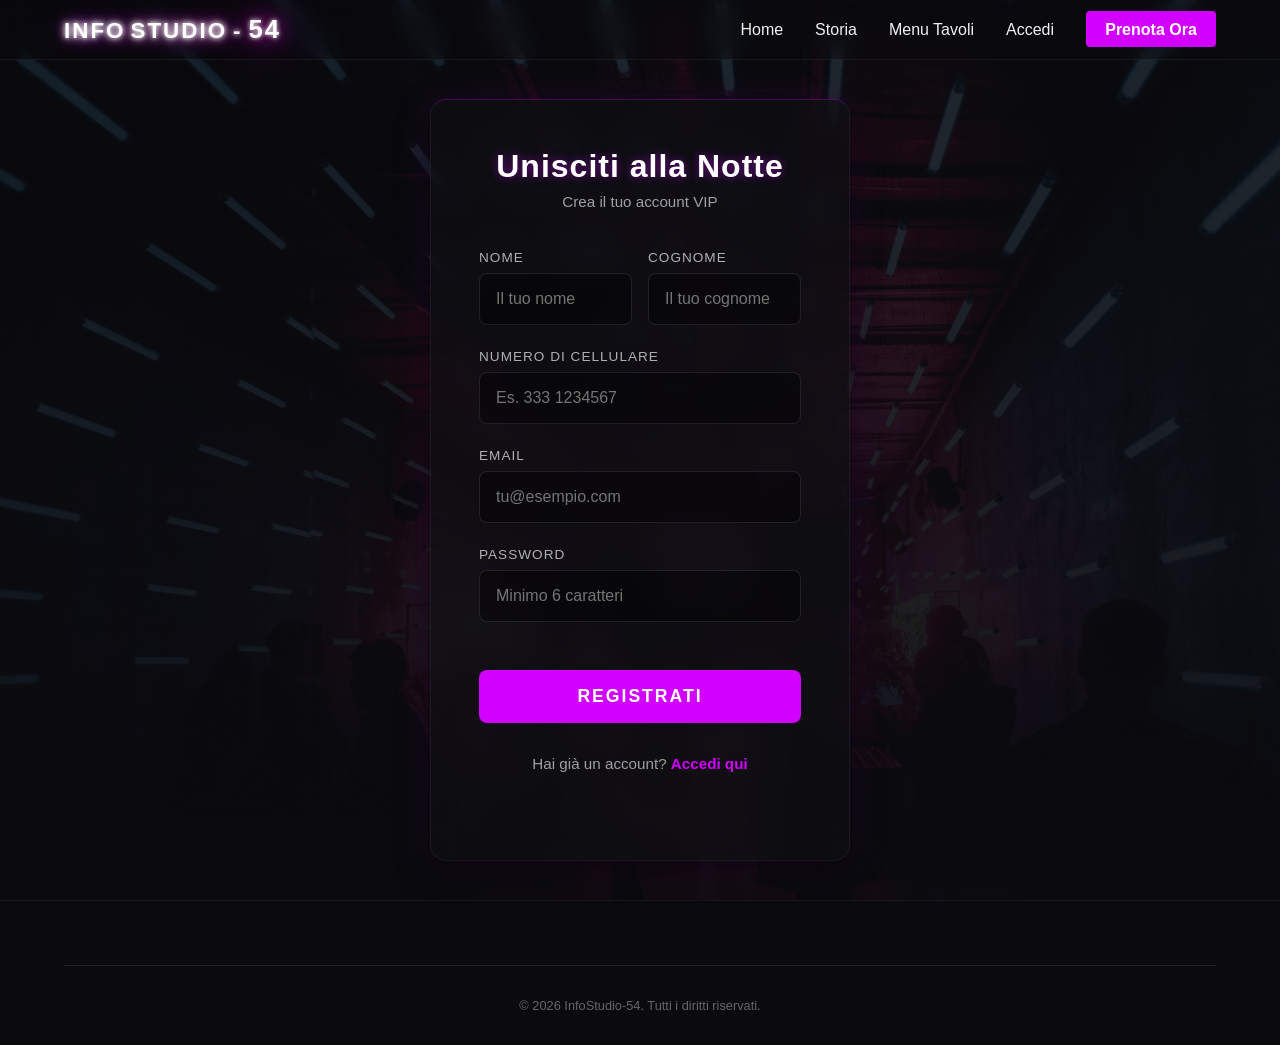
<file: pages/registrazione.html>
<!DOCTYPE html>
<!--
    registrazione.html
    Form per creare un nuovo account. I dati vengono mandati con AJAX
    all'endpoint api/register.php (vedi assets/js/auth.js)
-->
<html lang="it">
<head>
    <meta charset="UTF-8">
    <meta name="viewport" content="width=device-width, initial-scale=1.0">
    <title>Registrati | InfoStudio-54</title>

    <link rel="stylesheet" href="../assets/css/style.css">
    <link rel="stylesheet" href="../assets/css/auth.css">
</head>
<body>

    <!-- NAVBAR -->
    <nav class="navbar">
        <div class="logo-neon-wrapper">
            <div class="logo-neon" id="mainLogo">
                <a href="../index.html" style="text-decoration: none; color: inherit;">
                    <span class="word-info">Info</span><span class="word-studio">Studio</span><span class="hyphen">-</span><span class="number-54">54</span>
                </a>
            </div>
        </div>

        <ul class="nav-links">
            <li><a href="../index.html">Home</a></li>
            <li><a href="storia.html">Storia</a></li>
            <li><a href="menu.html">Menu Tavoli</a></li>
            <li><a href="login.html">Accedi</a></li>
            <li><a href="prenotazioni.html" class="btn-prenota">Prenota Ora</a></li>
        </ul>
    </nav>


    <!-- ============================================================
         FORM DI REGISTRAZIONE
         id="register-form" -> agganciato dal JS in auth.js.
         L'attributo "required" sui campi è una prima validazione fatta
         direttamente dal browser; la vera validazione la fa il PHP
         ============================================================ -->
    <div class="auth-container">
        <div class="auth-box">

            <h2>Unisciti alla Notte</h2>
            <p>Crea il tuo account VIP</p>

            <form id="register-form">

                <!-- Nome e Cognome sulla stessa riga (gestito dal CSS) -->
                <div class="input-row">
                    <div class="input-group">
                        <label for="nome">Nome</label>
                        <input type="text" id="nome" required placeholder="Il tuo nome">
                    </div>

                    <div class="input-group">
                        <label for="cognome">Cognome</label>
                        <input type="text" id="cognome" required placeholder="Il tuo cognome">
                    </div>
                </div>

                <div class="input-group">
                    <label for="telefono">Numero di Cellulare</label>
                    <input type="tel" id="telefono" required placeholder="Es. 333 1234567">
                </div>

                <div class="input-group">
                    <label for="email">Email</label>
                    <input type="email" id="email" required placeholder="tu@esempio.com">
                </div>

                <div class="input-group">
                    <label for="password">Password</label>
                    <input type="password" id="password" required placeholder="Minimo 6 caratteri">
                </div>

                <button type="submit" class="btn-prenota auth-btn">Registrati</button>
            </form>

            <p class="auth-switch">Hai già un account? <a href="login.html">Accedi qui</a></p>
        </div>
    </div>


    <!-- FOOTER -->
    <footer class="footer">
        <div class="footer-bottom">
            <p>© 2026 InfoStudio-54. Tutti i diritti riservati.</p>
        </div>
    </footer>


    <!-- SCRIPT: jQuery + api.js + auth.js -->
    <script src="https://code.jquery.com/jquery-3.7.1.min.js"></script>
    <script src="../assets/js/api.js"></script>
    <script src="../assets/js/auth.js"></script>
</body>
</html>
</file>
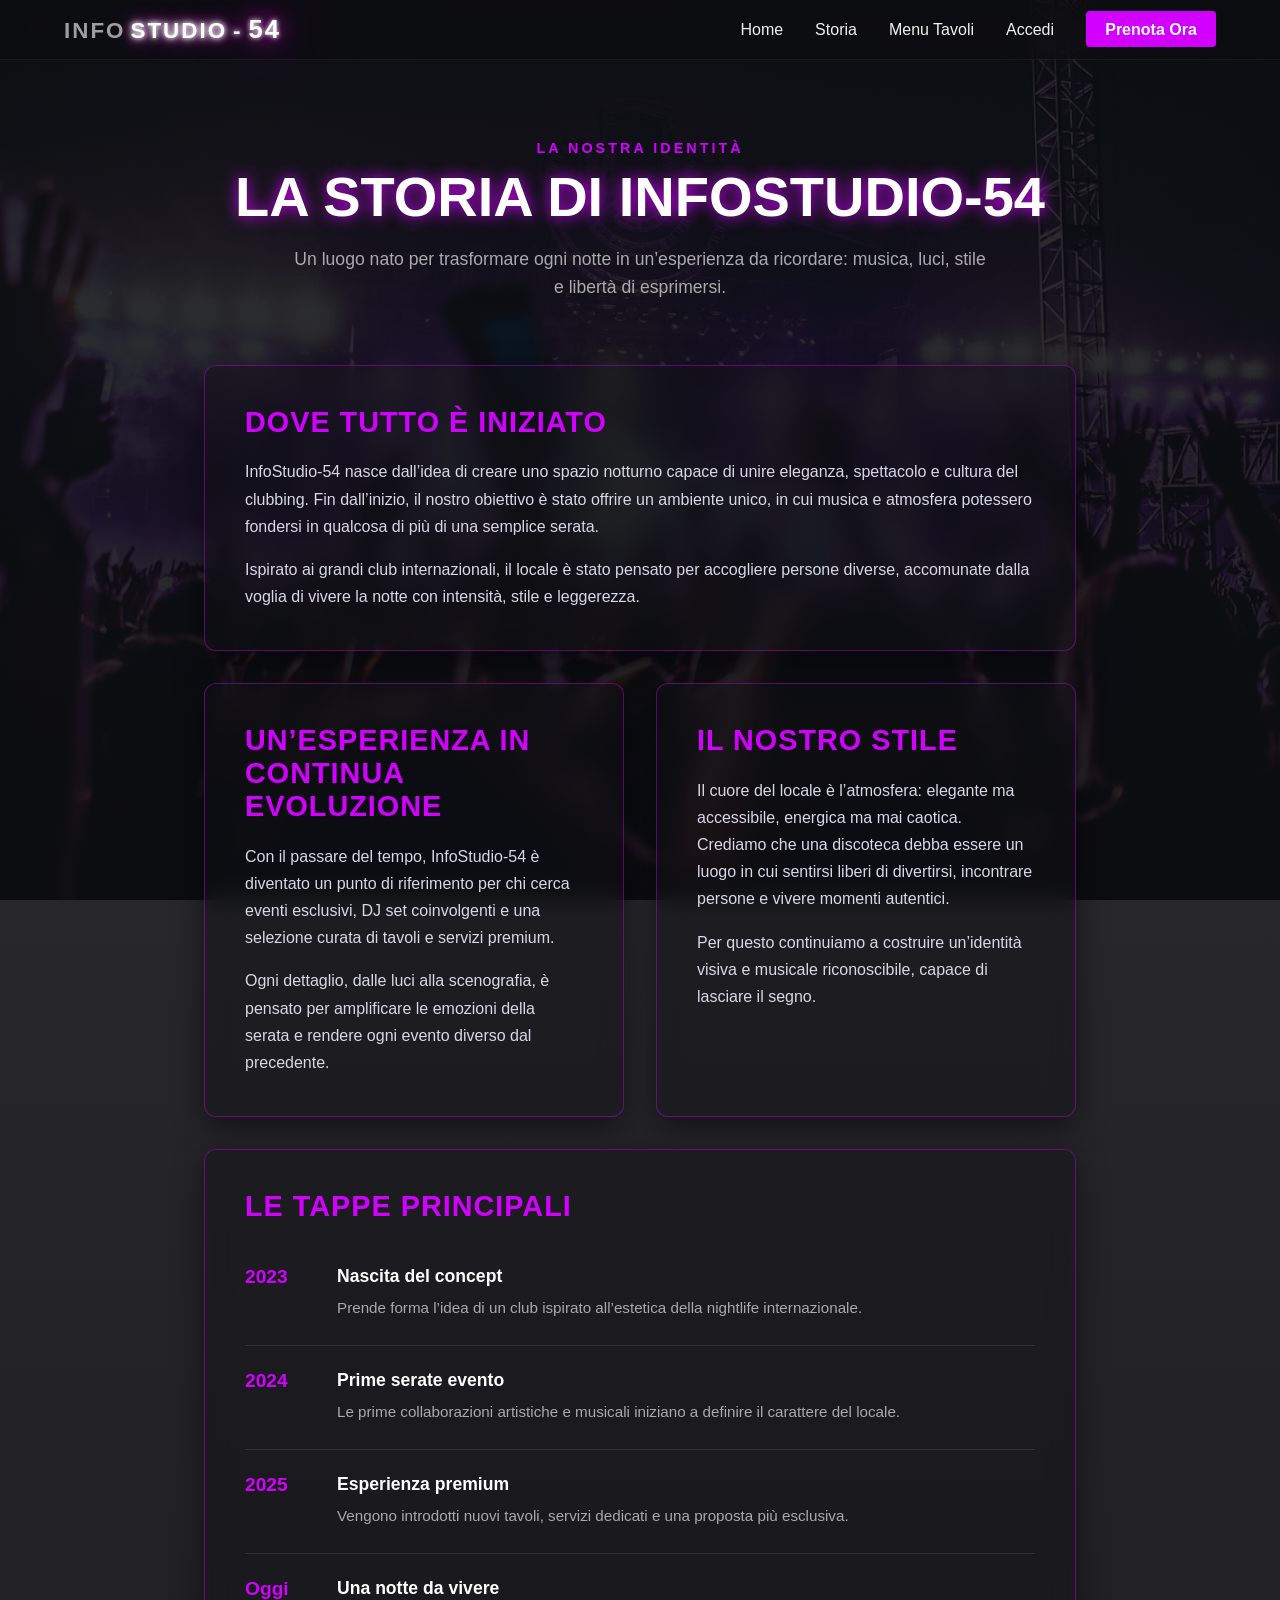
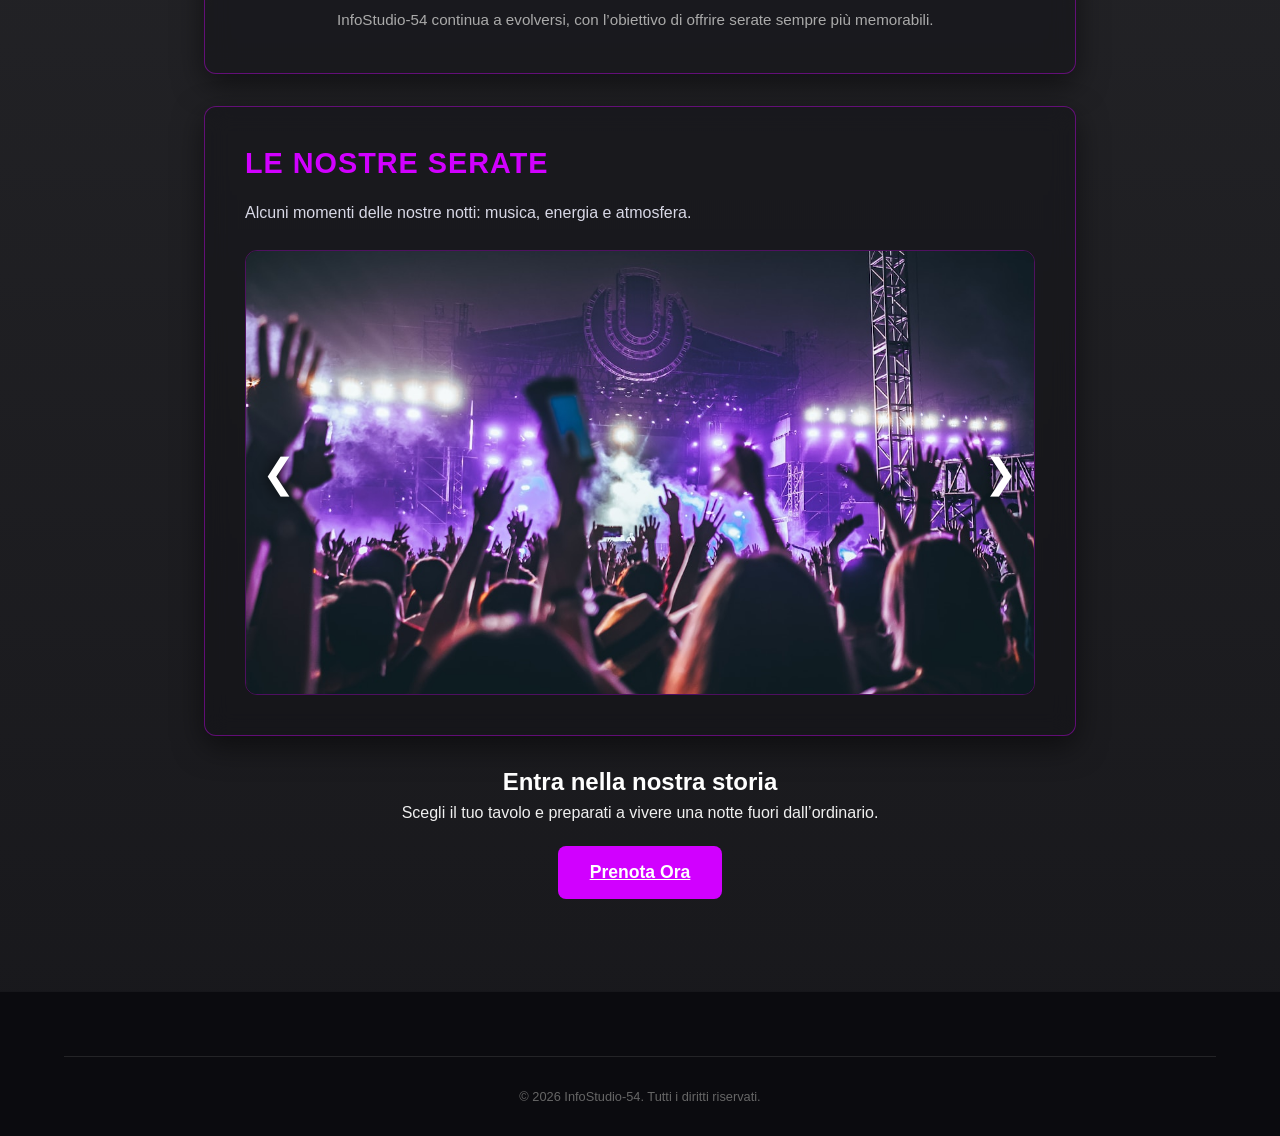
<file: pages/storia.html>
<!DOCTYPE html>
<!--
    storia.html
    Pagina "Chi siamo": racconta la storia del locale, le tappe
    principali e mostra una piccola galleria di foto con uno
    slideshow automatico.
    Lo slideshow è scritto in JavaScript inline in fondo alla pagina
    perché è una funzionalità usata solo qui.
-->
<html lang="it">

<head>
    <meta charset="UTF-8">
    <meta name="viewport" content="width=device-width, initial-scale=1.0">
    <title>Storia | InfoStudio-54</title>

    <link rel="stylesheet" href="../assets/css/style.css">
</head>

<body class="page-storia">

    <!-- NAVBAR -->
    <nav class="navbar">
        <div class="logo-neon-wrapper">
            <div class="logo-neon" id="mainLogo">
                <a href="../index.html" style="text-decoration: none; color: inherit;">
                    <span class="word-info">Info</span><span class="word-studio">Studio</span><span class="hyphen">-</span><span class="number-54">54</span>
                </a>
            </div>
        </div>

        <ul class="nav-links">
            <li><a href="../index.html">Home</a></li>
            <li><a href="storia.html">Storia</a></li>
            <li><a href="menu.html">Menu Tavoli</a></li>
            <li><a href="login.html">Accedi</a></li>
            <li><a href="prenotazioni.html" class="btn-prenota">Prenota Ora</a></li>
        </ul>
    </nav>


    <main class="story-page">

        <!-- Sezione "hero" con titolo e sottotitolo -->
        <section class="story-hero">
            <div class="story-hero__content">
                <p class="story-eyebrow">La nostra identità</p>
                <h1>La storia di InfoStudio-54</h1>
                <p class="story-subtitle">
                    Un luogo nato per trasformare ogni notte in un’esperienza da ricordare:
                    musica, luci, stile e libertà di esprimersi.
                </p>
            </div>
        </section>


        <!-- Sezione: dove tutto è iniziato -->
        <section class="story-section">
            <div class="story-card">
                <div class="story-text">
                    <h2>Dove tutto è iniziato</h2>
                    <p>
                        InfoStudio-54 nasce dall’idea di creare uno spazio notturno capace di unire
                        eleganza, spettacolo e cultura del clubbing. Fin dall’inizio, il nostro obiettivo
                        è stato offrire un ambiente unico, in cui musica e atmosfera potessero fondersi
                        in qualcosa di più di una semplice serata.
                    </p>
                    <p>
                        Ispirato ai grandi club internazionali, il locale è stato pensato per accogliere
                        persone diverse, accomunate dalla voglia di vivere la notte con intensità, stile
                        e leggerezza.
                    </p>
                </div>
            </div>
        </section>


        <!-- Sezione: evoluzione (due card affiancate) -->
        <section class="story-section story-section--alt">
            <div class="story-grid">

                <div class="story-card">
                    <h2>Un’esperienza in continua evoluzione</h2>
                    <p>
                        Con il passare del tempo, InfoStudio-54 è diventato un punto di riferimento per
                        chi cerca eventi esclusivi, DJ set coinvolgenti e una selezione curata di tavoli
                        e servizi premium.
                    </p>
                    <p>
                        Ogni dettaglio, dalle luci alla scenografia, è pensato per amplificare le emozioni
                        della serata e rendere ogni evento diverso dal precedente.
                    </p>
                </div>

                <div class="story-card">
                    <h2>Il nostro stile</h2>
                    <p>
                        Il cuore del locale è l’atmosfera: elegante ma accessibile, energica ma mai caotica.
                        Crediamo che una discoteca debba essere un luogo in cui sentirsi liberi di divertirsi,
                        incontrare persone e vivere momenti autentici.
                    </p>
                    <p>
                        Per questo continuiamo a costruire un’identità visiva e musicale riconoscibile,
                        capace di lasciare il segno.
                    </p>
                </div>
            </div>
        </section>


        <!-- Sezione: linea temporale con le tappe principali -->
        <section class="story-section">
            <div class="story-card">
                <h2>Le tappe principali</h2>

                <div class="timeline">

                    <div class="timeline-item">
                        <span class="timeline-year">2023</span>
                        <div class="timeline-content">
                            <h3>Nascita del concept</h3>
                            <p>Prende forma l’idea di un club ispirato all’estetica della nightlife internazionale.</p>
                        </div>
                    </div>

                    <div class="timeline-item">
                        <span class="timeline-year">2024</span>
                        <div class="timeline-content">
                            <h3>Prime serate evento</h3>
                            <p>Le prime collaborazioni artistiche e musicali iniziano a definire il carattere del locale.</p>
                        </div>
                    </div>

                    <div class="timeline-item">
                        <span class="timeline-year">2025</span>
                        <div class="timeline-content">
                            <h3>Esperienza premium</h3>
                            <p>Vengono introdotti nuovi tavoli, servizi dedicati e una proposta più esclusiva.</p>
                        </div>
                    </div>

                    <div class="timeline-item">
                        <span class="timeline-year">Oggi</span>
                        <div class="timeline-content">
                            <h3>Una notte da vivere</h3>
                            <p>InfoStudio-54 continua a evolversi, con l’obiettivo di offrire serate sempre più memorabili.</p>
                        </div>
                    </div>
                </div>
            </div>
        </section>


        <!-- ====================================================
             SEZIONE: SLIDESHOW DELLE FOTO
             Mostra una foto alla volta con i bottoni "<" e ">"
             per cambiarla manualmente. Cambia anche automaticamente
             ogni 3.5 secondi.
             Lo script JS che la gestisce è in fondo alla pagina.
             ==================================================== -->
        <section class="story-section">
            <div class="story-card">
                <h2>Le nostre serate</h2>
                <p>
                    Alcuni momenti delle nostre notti: musica, energia e atmosfera.
                </p>

                <div class="slideshow">
                    <button class="slide-btn slide-btn--left" type="button" aria-label="Foto precedente">
                        &#10094;
                    </button>

                    <!-- L'immagine cambia src da JavaScript -->
                    <img id="slide-image" src="../assets/images/serata_disco.jpg" alt="Serata discoteca">

                    <button class="slide-btn slide-btn--right" type="button" aria-label="Foto successiva">
                        &#10095;
                    </button>
                </div>
            </div>
        </section>


        <!-- Call to action finale -->
        <section class="story-section">
            <div class="story-cta">
                <h2>Entra nella nostra storia</h2>
                <p>
                    Scegli il tuo tavolo e preparati a vivere una notte fuori dall’ordinario.
                </p>
                <a href="./prenotazioni.html" class="btn-prenota story-cta__btn">Prenota Ora</a>
            </div>
        </section>
    </main>


    <!-- FOOTER -->
    <footer class="footer">
        <div class="footer-bottom">
            <p>© 2026 InfoStudio-54. Tutti i diritti riservati.</p>
        </div>
    </footer>


    <!-- SCRIPT comuni: jQuery + api.js + main.js (navbar) -->
    <script src="https://code.jquery.com/jquery-3.7.1.min.js"></script>
    <script src="../assets/js/api.js"></script>
    <script src="../assets/js/main.js"></script>


    <!-- ====================================================
         SCRIPT DELLO SLIDESHOW
         È scritto inline qui perché serve solo a questa pagina
         Idea: tenere un indice "slideCorrente" e mostrare ogni
         volta l'immagine corrispondente nell'array "slide"
         ==================================================== -->
    <script>

        // Lista delle foto (src e testo alternativo per l'accessibilità)
        var slide = [
            { src: '../assets/images/serata_disco.jpg', alt: 'Serata discoteca' },
            { src: '../assets/images/dj_set.jpg',       alt: 'DJ set' },
            { src: '../assets/images/dancefloor.jpg',   alt: 'Club nightlife' },
            { src: '../assets/images/eventi.jpg',       alt: 'Eventi' },
            { src: '../assets/images/crowd.jpg',        alt: 'Crowd discoteca luci' }
        ];

        // Indice dell'immagine attualmente mostrata
        var slideCorrente = 0;

        // Variabile usata da setInterval per partire e fermarsi
        var timerSlide;

        // Riferimenti agli elementi del DOM che ci servono
        var immagine        = document.getElementById('slide-image');
        var bottonePrecedente = document.querySelector('.slide-btn--left');
        var bottoneSuccessivo = document.querySelector('.slide-btn--right');


        // ----------------------------------------------------
        // Pre-caricamento delle immagini
        // Creiamo un oggetto Image per ogni foto, in modo che
        // il browser le scarichi subito. Quando poi le mostriamo
        // saranno già pronte e non vedremo lo "scatto" del download
        // ----------------------------------------------------
        for (var i = 0; i < slide.length; i++) {
            var img = new Image();
            img.src = slide[i].src;
        }


        // ----------------------------------------------------
        // mostraSlide(indice)
        // Mostra la foto a un dato indice. Se l'indice è fuori
        // dai limiti dell'array, "gira" all'inizio o alla fine
        // ----------------------------------------------------
        function mostraSlide(indice) {

            if (indice < 0) {
                slideCorrente = slide.length - 1;
            } else if (indice >= slide.length) {
                slideCorrente = 0;
            } else {
                slideCorrente = indice;
            }

            // Piccolo effetto fade: portiamo a 0 l'opacità,
            // dopo 200ms cambiamo immagine e rialziamo l'opacità
            immagine.style.opacity = 0;

            setTimeout(function () {
                immagine.src = slide[slideCorrente].src;
                immagine.alt = slide[slideCorrente].alt;
                immagine.style.opacity = 1;
            }, 200);
        }


        // Scorciatoia per andare avanti di uno
        function slideSuccessiva() {
            mostraSlide(slideCorrente + 1);
        }


        // ----------------------------------------------------
        // Eventi sui bottoni di avanti/indietro
        // Quando l'utente clicca azzeriamo il timer automatico,
        // così non si trova la foto che cambia subito dopo
        // ----------------------------------------------------
        bottonePrecedente.addEventListener('click', function () {
            mostraSlide(slideCorrente - 1);
            riavviaTimer();
        });

        bottoneSuccessivo.addEventListener('click', function () {
            slideSuccessiva();
            riavviaTimer();
        });


        // ----------------------------------------------------
        // Timer automatico (autoplay)
        // setInterval ripete una funzione ogni N millisecondi
        // 3500 ms = 3.5 secondi
        // ----------------------------------------------------
        function avviaTimer() {
            timerSlide = setInterval(slideSuccessiva, 3500);
        }

        function riavviaTimer() {
            clearInterval(timerSlide);
            avviaTimer();
        }

        // Facciamo partire l'autoplay appena la pagina è caricata
        avviaTimer();
    </script>

</body>

</html>
</file>
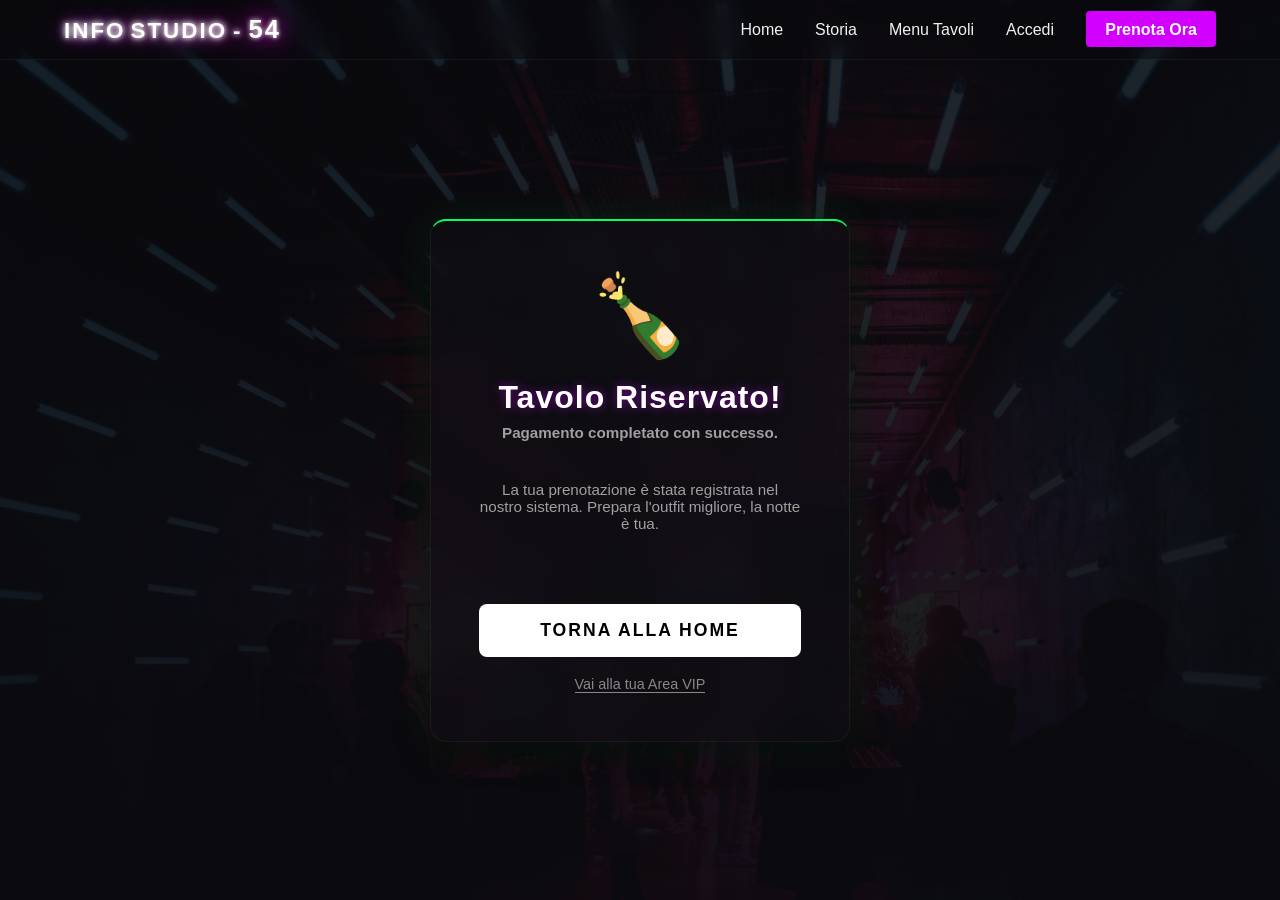
<file: pages/success.html>
<!DOCTYPE html>
<!--
    success.html
    Pagina di "conferma": viene mostrata dopo che il pagamento Stripe
    è andato a buon fine. È un semplice messaggio con due link per
    tornare alla home o andare al profilo VIP
-->
<html lang="it">
<head>
    <meta charset="UTF-8">
    <meta name="viewport" content="width=device-width, initial-scale=1.0">
    <title>Prenotazione Confermata | InfoStudio-54</title>

    <link rel="stylesheet" href="../assets/css/style.css">
    <link rel="stylesheet" href="../assets/css/auth.css">
</head>
<body>

    <!-- NAVBAR -->
    <nav class="navbar">
        <div class="logo-neon-wrapper">
            <div class="logo-neon" id="mainLogo">
                <a href="../index.html" style="text-decoration: none; color: inherit;">
                    <span class="word-info">Info</span><span class="word-studio">Studio</span><span class="hyphen">-</span><span class="number-54">54</span>
                </a>
            </div>
        </div>

        <ul class="nav-links">
            <li><a href="../index.html">Home</a></li>
            <li><a href="storia.html">Storia</a></li>
            <li><a href="menu.html">Menu Tavoli</a></li>
            <li><a href="login.html">Accedi</a></li>
            <li><a href="prenotazioni.html" class="btn-prenota">Prenota Ora</a></li>
        </ul>
    </nav>


    <!-- BOX DI CONFERMA -->
    <div class="auth-container">
        <div class="auth-box success-box">

            <div class="success-icon">🍾</div>

            <h2 class="success-title">Tavolo Riservato!</h2>
            <p class="success-text">Pagamento completato con successo.</p>
            <p>La tua prenotazione è stata registrata nel nostro sistema. Prepara l'outfit migliore, la notte è tua.</p>

            <a href="../index.html">
                <button class="auth-btn btn-white">Torna alla Home</button>
            </a>

            <br><br>

            <a href="profilo.html" class="link-vip">Vai alla tua Area VIP</a>
        </div>
    </div>


    <!-- SCRIPT: jQuery + api.js + main.js (per la navbar Accedi/Esci) -->
    <script src="https://code.jquery.com/jquery-3.7.1.min.js"></script>
    <script src="../assets/js/api.js"></script>
    <script src="../assets/js/main.js"></script>
</body>
</html>
</file>
<file: assets/css/style.css>
/* =====================================================================
   style.css
   Foglio di stile principale del sito InfoStudio-54
   Caricato in TUTTE le pagine. Contiene:
     1) Variabili globali (palette colori)
     2) Reset CSS e stili di base
     3) Navbar e logo "neon"
     4) Hero (homepage) e sezione eventi
     5) Footer
     6) Pagina Storia (timeline + slideshow + glassmorphism)
     7) Toast di messaggi
     8) Regole responsive per smartphone/tablet
   ===================================================================== */


/* =====================================================================
   1) VARIABILI GLOBALI
   Definiamo i colori principali una volta sola dentro :root: in questo
   modo possiamo usarli ovunque con var(--nome) e cambiarli
   solo se decidiamo di cambiare la palette
   ===================================================================== */
:root {
    --bg-color:     #0b0b0f;            /* Nero profondo dello sfondo */
    --text-main:    #f0f0f0;            /* Colore principale del testo */
    --accent-color: #d100ff;            /* Viola neon (colore brand) */
    --accent-hover: #ff00ea;            /* Fucsia per gli hover */
    --nav-bg: rgba(11, 11, 15, 0.95);   /* Sfondo navbar semitrasparente */
}


/* =====================================================================
   2) RESET BASE
   Il "reset" annulla i margini/padding di default che i browser danno
   ai vari elementi
   box-sizing: border-box -> padding e border sono inclusi nella width
   ===================================================================== */
* {
    margin: 0;
    padding: 0;
    box-sizing: border-box;
    font-family: 'Segoe UI', Tahoma, Geneva, Verdana, sans-serif;
}

body {
    background-color: #0b0b0f;
    color: #fff;
    font-family: 'Poppins', sans-serif;
}

/* Scorrimento fluido quando si clicca un link tipo "#eventi" */
html {
    scroll-behavior: smooth;
}


/* =====================================================================
   3) NAVBAR + LOGO NEON
   La navbar è "fixed": resta in alto anche scrollando
   Il logo è composto da più <span> per applicare effetti diversi
   a ogni parte ("Info", "Studio", "-", "54")
   ===================================================================== */
.navbar {
    display: flex;
    justify-content: space-between;
    align-items: center;
    padding: 15px 5%;
    position: fixed;
    top: 0;
    left: 0;
    width: 100%;
    z-index: 1000; /* Sopra a tutto il resto */
    background: rgba(11, 11, 15, 0.3);
    backdrop-filter: blur(12px);
    border-bottom: 1px solid rgba(255, 255, 255, 0.05);
}

.logo-neon-wrapper {
    display: flex;
    justify-content: center;
    align-items: center;
}

.logo-neon {
    font-family: 'Monoton', cursive, sans-serif;
    font-size: 1.4rem;
    color: #fff;
    text-transform: uppercase;
}

/* Ogni parte del logo ha colore + alone (text-shadow) diverso */
.word-info {
    color: #fff;
    text-shadow: 0 0 5px #fff, 0 0 10px #fff, 0 0 20px var(--accent-color);
}

.word-studio {
    color: #fff;
    text-shadow: 0 0 5px #fff, 0 0 10px #fff, 0 0 20px var(--accent-hover);
    margin-left: 5px;
}

.hyphen {
    color: #fff;
    margin-left: 6px;
    text-shadow: 0 0 5px #fff, 0 0 10px #fff, 0 0 20px var(--accent-color);
}

.number-54 {
    color: #fff;
    font-size: 1.6rem;
    margin-left: 6px;
    text-shadow: 0 0 5px #fff, 0 0 20px #ff00ea, 0 0 60px #ff00ea;
}

/* Link del logo: stessa estetica di .logo-neon */
.logo-neon a {
    color: #ffffff;
    text-decoration: none;
    font-weight: 900;
    letter-spacing: 2px;
    text-shadow:
        0 0 5px #fff,
        0 0 10px #fff,
        0 0 20px var(--accent-color),
        0 0 40px var(--accent-color);
    transition: text-shadow 0.3s ease;
}

/* Classe applicata/rimossa dal JS (main.js) per simulare un'insegna
   al neon che lampeggia in modo casuale. */
.logo-neon span.flicker {
    opacity: 0.6;
    text-shadow: none;
}

.flicker {
    animation: neon-flicker 0.08s infinite alternate;
}

@keyframes neon-flicker {
    0%   { opacity: 1; }
    100% { opacity: 0.8; text-shadow: none; }
}


/* Link della navbar (Home, Storia, Menu...) */
.nav-links {
    list-style: none;
    display: flex;
    gap: 2rem;
    align-items: center;
}

.nav-links a {
    color: var(--text-main);
    text-decoration: none;
    font-weight: 500;
    transition: color 0.3s ease;
}

.nav-links a:hover {
    color: var(--accent-color);
}


/* Bottone "Prenota Ora" che si distingue dagli altri link */
.btn-prenota {
    background-color: var(--accent-color);
    padding: 0.6rem 1.2rem;
    border-radius: 4px;
    font-weight: bold !important;
    color: #fff !important;
    transition: background-color 0.3s ease, transform 0.2s ease;
}

.btn-prenota:hover {
    background-color: var(--accent-hover);
    transform: scale(1.05);
}


/* =====================================================================
   4) SEZIONE HERO (homepage)
   Video di sfondo a tutto schermo + overlay scuro + testo centrale
   ===================================================================== */
.hero {
    height: 100vh;             /* Tutta l'altezza dello schermo */
    width: 100%;
    display: flex;
    align-items: center;
    justify-content: center;
    text-align: center;
    position: relative;
    overflow: hidden;
}

.hero-video {
    position: absolute;
    top: 50%;
    left: 50%;
    min-width: 100%;
    min-height: 100%;
    z-index: -2;
    transform: translateX(-50%) translateY(-50%);
    object-fit: cover;
}

.hero-overlay {
    position: absolute;
    top: 0;
    left: 0;
    width: 100%;
    height: 100%;
    background-color: rgba(11, 11, 15, 0.6); /* Vela nera per leggere il testo */
    z-index: -1;
}

.hero-content {
    position: relative;
    z-index: 1;
}

.hero-content h1 {
    font-size: 5rem;
    margin-bottom: 1rem;
    text-transform: uppercase;
    letter-spacing: 4px;
    text-shadow: 0 4px 10px rgba(0, 0, 0, 0.7);
}

.hero-content p {
    font-size: 1.2rem;
    color: #f0f0f0;
    margin-bottom: 2rem;
}

.btn-prenota-hero {
    display: inline-block;
    background-color: var(--accent-color);
    padding: 1rem 2.5rem;
    border-radius: 50px;
    font-weight: bold;
    text-transform: uppercase;
    text-decoration: none;
    color: #fff !important;
    transition: all 0.3s ease;
    box-shadow: 0 0 15px rgba(209, 0, 255, 0.4);
}

.btn-prenota-hero:hover {
    background-color: var(--accent-hover);
    transform: scale(1.05);
    box-shadow: 0 0 25px var(--accent-hover);
}


/* =====================================================================
   SEZIONE EVENTI (homepage)
   Le card sono dentro un flex container con flex-wrap, così su schermi
   piccoli vanno a capo automaticamente
   ===================================================================== */
.events-section {
    padding: 120px 5% 80px;
    background-color: var(--bg-color);
    text-align: center;
}

.section-title {
    font-size: 3rem;
    color: #fff;
    margin-bottom: 3rem;
    text-transform: uppercase;
    text-shadow: 0 0 15px var(--accent-color);
    letter-spacing: 2px;
}

.events-container {
    display: flex;
    justify-content: center;
    align-items: stretch;
    gap: 40px;
    flex-wrap: wrap;
    width: 100%;
}

.event-card {
    width: 100%;
    max-width: 400px;
    background: rgba(20, 20, 25, 0.6);
    border: 1px solid rgba(209, 0, 255, 0.3);
    border-radius: 20px;
    overflow: hidden;
    box-shadow: 0 0 30px rgba(209, 0, 255, 0.1);
    transition: transform 0.3s ease, box-shadow 0.3s ease;
}

.event-card:hover {
    transform: translateY(-10px);
    box-shadow: 0 0 50px rgba(209, 0, 255, 0.3);
}

.event-poster {
    width: 100%;
    aspect-ratio: 2/3;
    object-fit: cover;
    object-position: top center;
    display: block;
    border-bottom: 1px solid rgba(255, 255, 255, 0.05);
}

.event-details {
    padding: 2rem;
    display: flex;
    flex-direction: column;
    align-items: center;
    gap: 10px;
}

.event-details h3 {
    font-size: 1.8rem;
    color: #fff;
}

.event-date {
    color: var(--accent-color);
    font-size: 1.2rem;
    font-weight: bold;
    margin: 0 0 15px 0;
}


/* =====================================================================
   5) FOOTER
   Layout:
     - Slogan "THE POWER TO CONNECT" in due righe con linee orizzontali
     - Tre colonne: logo, info contatti, mappa Google
     - Riga finale col copyright
   ===================================================================== */
.footer {
    background-color: var(--bg-color);
    padding: 4rem 5% 2rem;
    border-top: 1px solid rgba(255, 255, 255, 0.05);
}

/* Slogan: due righe sfasate, ognuna con titolo + linea che riempie lo spazio */
.footer-slogan-container {
    margin-bottom: 5rem;
    display: flex;
    flex-direction: column;
    gap: 3rem;
}

.slogan-row {
    display: flex;
    align-items: center;
    width: 100%;
}

.slogan-row h2 {
    font-size: 3.5rem;
    font-weight: 900;
    color: var(--accent-color);
    text-transform: uppercase;
    text-shadow: 0 0 15px var(--accent-color);
    white-space: nowrap;
}

.slogan-line {
    flex-grow: 1; /* La linea si "allarga" a riempire lo spazio rimasto */
    height: 1px;
    background-color: rgba(255, 255, 255, 0.3);
}

.left-align h2  { margin-right: 30px; }
.right-align h2 { margin-left: 30px; }


/* Layout colonne footer */
.footer-main {
    display: flex;
    justify-content: space-between;
    align-items: center;
    gap: 2rem;
    margin-bottom: 3rem;
    flex-wrap: wrap;
}

.footer-logo-col {
    flex: 1;
    min-width: 250px;
    display: flex;
    justify-content: flex-start;
}

/* Logo più grande nella versione footer */
.large-footer-logo .logo-neon { font-size: 2.2rem; }
.large-footer-logo .number-54 { font-size: 3rem; }

.footer-info {
    flex: 1.5;
    display: flex;
    gap: 2rem;
    min-width: 300px;
}

.footer-col { flex: 1; }

.footer-col h4 {
    color: #fff;
    margin-bottom: 1rem;
    text-transform: uppercase;
    font-size: 1rem;
    letter-spacing: 1px;
}

.footer-col p {
    color: #aaa;
    line-height: 1.6;
    margin-bottom: 0.5rem;
}

.footer-link {
    color: var(--accent-color);
    text-decoration: none;
    transition: 0.3s;
}

.footer-link:hover {
    color: #fff;
    text-shadow: 0 0 10px var(--accent-hover);
}

.footer-map {
    flex: 1;
    min-width: 250px;
    border-radius: 12px;
    overflow: hidden;
    border: 1px solid rgba(209, 0, 255, 0.3);
    box-shadow: 0 0 15px rgba(209, 0, 255, 0.1);
}

.footer-bottom {
    text-align: center;
    border-top: 1px solid rgba(255, 255, 255, 0.1);
    padding-top: 2rem;
    color: #666;
    font-size: 0.8rem;
}


/* =====================================================================
   Immagini delle "drink card" (regole condivise con menu.css)
   ===================================================================== */
.drink-card {
    background: rgba(20, 20, 25, 0.6);
    backdrop-filter: blur(10px);
    border: 1px solid rgba(255, 255, 255, 0.1);
    border-radius: 20px;
    padding: 20px;
    transition: transform 0.3s ease, border-color 0.3s ease;
}

.drink-card:hover {
    transform: translateY(-5px);
    border-color: var(--accent-color);
    background: rgba(20, 20, 25, 0.75);
}

.drink-image {
    width: 100%;
    height: 220px;
    object-fit: cover;
    border-radius: 12px;
    margin-bottom: 1.5rem;
    border: 1px solid rgba(255, 255, 255, 0.05);
    transition: transform 0.4s cubic-bezier(0.175, 0.885, 0.32, 1.275), box-shadow 0.4s ease;
    box-shadow: 0 5px 15px rgba(0, 0, 0, 0.5);
}

.drink-card:hover .drink-image {
    transform: scale(1.03);
    box-shadow: 0 10px 25px rgba(209, 0, 255, 0.25);
    border-color: rgba(209, 0, 255, 0.3);
}


/* =====================================================================
   6) PAGINA STORIA
   Stile "glassmorphism": le card sono semi-trasparenti con un effetto
   di sfocatura sullo sfondo (backdrop-filter: blur)
   ===================================================================== */

/* Sfondo dedicato della pagina storia */
body.page-storia {
    background: linear-gradient(rgba(11, 11, 15, 0.85), rgba(11, 11, 15, 0.95)),
                url('../images/serata_disco.jpg') center/cover fixed no-repeat;
    color: var(--text-main);
}

.story-page {
    padding: 140px 5% 60px;
    max-width: 1000px;
    margin: 0 auto;
}

/* Header iniziale della pagina */
.story-hero {
    text-align: center;
    margin-bottom: 4rem;
}

.story-eyebrow {
    color: var(--accent-color);
    text-transform: uppercase;
    letter-spacing: 3px;
    font-weight: 900;
    margin-bottom: 0.5rem;
    font-size: 0.9rem;
}

.story-hero h1 {
    font-size: 3.5rem;
    color: #fff;
    text-transform: uppercase;
    margin-bottom: 1rem;
    text-shadow: 0 0 15px var(--accent-color);
}

.story-subtitle {
    color: #aaa;
    font-size: 1.1rem;
    max-width: 700px;
    margin: 0 auto;
    line-height: 1.6;
}

/* Card "di vetro" con bordo viola */
.story-section { margin-bottom: 2rem; }

.story-card {
    background: rgba(15, 15, 20, 0.4);
    border: 1px solid rgba(209, 0, 255, 0.4);
    border-radius: 12px;
    padding: 2.5rem;
    backdrop-filter: blur(12px);
    box-shadow: 0 10px 30px rgba(0, 0, 0, 0.5);
}

.story-card h2 {
    color: var(--accent-color);
    font-size: 1.8rem;
    margin-bottom: 1.2rem;
    text-transform: uppercase;
    letter-spacing: 1px;
}

.story-card p {
    color: #d8d8e6;
    line-height: 1.7; 
    margin-bottom: 1rem;
    font-size: 1rem;
}

.story-card p:last-child { margin-bottom: 0; }

/* Due card affiancate (su mobile vanno a capo) */
.story-grid {
    display: grid;
    grid-template-columns: 1fr 1fr;
    gap: 2rem;
}


/* Timeline: lista di eventi con anno + descrizione */
.timeline {
    display: flex;
    flex-direction: column;
}

.timeline-item {
    display: flex;
    gap: 2rem;
    padding: 1.5rem 0;
    border-bottom: 1px solid rgba(255, 255, 255, 0.1);
}

.timeline-item:last-child {
    border-bottom: none;
    padding-bottom: 0;
}

.timeline-year {
    color: var(--accent-color);
    font-weight: 900;
    font-size: 1.2rem;
    min-width: 60px;
}

.timeline-content h3 {
    color: #fff;
    font-size: 1.1rem;
    margin-bottom: 0.5rem;
}

.timeline-content p {
    color: #aaa;
    font-size: 0.95rem;
}


/* Slideshow fotografico */
.slideshow {
    position: relative;
    border-radius: 12px;
    overflow: hidden;
    margin-top: 1.5rem;
    border: 1px solid rgba(209, 0, 255, 0.3);
}

.slideshow img {
    width: 100%;
    aspect-ratio: 16/9;
    object-fit: cover;
    display: block;
    transition: opacity 0.2s ease-in-out; /* Effetto fade gestito da storia.html */
}

.slide-btn {
    position: absolute;
    top: 50%;
    transform: translateY(-50%);
    background: transparent;
    color: white;
    border: none;
    font-size: 2.5rem;
    cursor: pointer;
    padding: 1rem;
    text-shadow: 0 0 15px rgba(0, 0, 0, 0.9);
    transition: transform 0.2s, color 0.2s;
}

.slide-btn:hover {
    color: var(--accent-color);
    transform: translateY(-50%) scale(1.2);
}

.slide-btn--left  { left: 0; }
.slide-btn--right { right: 0; }


/* Call to action finale */
.story-cta { text-align: center; }
.story-cta h2 { color: #fff; text-shadow: none; margin-bottom: 0.5rem; }
.story-cta__btn {
    display: inline-block;
    margin-top: 1.5rem;
    padding: 1rem 2rem;
    font-size: 1.1rem;
    border-radius: 8px;
}


/* =====================================================================
   7) TOAST DI MESSAGGIO
   Piccola "card" che spunta in alto al centro per mostrare un messaggio
   all'utente (es. "Devi prima scegliere la base del drink")
   Inizialmente è fuori schermo (top: -100px); il JS gli aggiunge la
   classe .show che la fa "scendere" a top: 40px grazie alla transition
   ===================================================================== */
.custom-toast {
    position: fixed;
    top: -100px;
    left: 50%;
    transform: translateX(-50%);
    background-color: rgba(20, 20, 25, 0.95);
    border: 1px solid #ff0055;
    color: #fff;
    padding: 15px 30px;
    border-radius: 8px;
    box-shadow: 0 4px 20px rgba(255, 0, 85, 0.4);
    z-index: 10000;
    font-weight: 600;
    font-size: 1rem;
    transition: top 0.4s cubic-bezier(0.68, -0.55, 0.265, 1.55);
    text-align: center;
    pointer-events: none;
}

.custom-toast.show {
    top: 40px;
}


/* =====================================================================
   8) RESPONSIVE DESIGN
   Regole che si attivano solo sotto una certa larghezza dello schermo
   (tipicamente smartphone e tablet). Vengono dopo le regole base così
   le "sovrascrivono" quando il media query è vero
   ===================================================================== */

@media (max-width: 900px) {
    .slogan-row h2     { font-size: 2rem; }
    .footer-logo-col   { justify-content: center; margin-bottom: 2rem; }
    .footer-info       { flex-direction: column; text-align: center; }
    .footer-main       { flex-direction: column; }
}

@media (max-width: 950px) {
    /* Navbar -> incolonna logo e link su mobile */
    .navbar {
        flex-direction: column;
        align-items: center;
        padding: 15px 10px;
        gap: 15px;
        height: auto;
    }

    .nav-links {
        flex-wrap: wrap;
        justify-content: center;
        gap: 15px;
        width: 100%;
    }

    .nav-links a { font-size: 0.85rem; }

    .navbar .btn-prenota {
        font-size: 0.8rem;
        padding: 8px 16px;
    }

    /* Logo più piccolo su mobile */
    .logo-neon  { font-size: 0.9rem !important; }
    .number-54  { font-size: 1.1rem !important; margin-left: 3px !important; }
    .word-studio { margin-left: 3px !important; }

    /* Pagina storia su mobile */
    .story-page         { padding: 120px 1.5rem 60px; }
    .story-hero h1      { font-size: 2.2rem; }
    .story-grid         { grid-template-columns: 1fr; } /* Card una sotto l'altra */
    .story-card         { padding: 1.5rem; }
    .timeline-item      { flex-direction: column; gap: 0.5rem; }
    .slide-btn          { font-size: 1.5rem; }
    .slideshow img      { height: 300px; }
}
</file>
<file: assets/css/auth.css>
/* =====================================================================
   auth.css
   Stili per le pagine "Accedi", "Registrati" e "Conferma prenotazione"
   Contiene:
     1) Il contenitore centrale (.auth-container) con sfondo scuro
     2) Il "box" del form con effetto glassmorphism (.auth-box)
     3) Stili dei campi input e dei messaggi di errore/successo
     4) Adattamento per smartphone (media query in fondo)
   Va caricato DOPO style.css per poter sfruttare le variabili
   --accent-color, --accent-hover 
   ===================================================================== */


/* =====================================================================
   CONTENITORE PRINCIPALE
   Occupa tutta l'altezza dello schermo (100vh) e centra il box
   verticalmente e orizzontalmente con flex
   ===================================================================== */
.auth-container {
    min-height: 100vh;
    display: flex;
    align-items: center;
    justify-content: center;
    padding-top: 60px;
    background: linear-gradient(rgba(11, 11, 15, 0.85), rgba(11, 11, 15, 0.95)), 
                url('../images/background_auth.jpg') center/cover no-repeat;
}

.auth-box {
    background-color: rgba(15, 15, 20, 0.6); /* Più scuro e trasparente */
    border: 1px solid rgba(255, 255, 255, 0.05);
    border-top: 1px solid rgba(209, 0, 255, 0.3); /* Linea neon in alto */
    padding: 3rem;
    border-radius: 16px;
    width: 100%;
    max-width: 420px;
    text-align: center;
    backdrop-filter: blur(15px);
    box-shadow: 0 10px 30px rgba(0, 0, 0, 0.5), 
                0 0 40px rgba(209, 0, 255, 0.1); /* Bagliore viola diffuso */
    
    /* Animazione di entrata fluida */
    animation: fadeInSlideUp 0.6s ease-out forwards;
}

/* La magia dell'animazione iniziale */
@keyframes fadeInSlideUp {
    0% {
        opacity: 0;
        transform: translateY(30px);
    }
    100% {
        opacity: 1;
        transform: translateY(0);
    }
}

.auth-box h2 {
    color: #ffffff;
    margin-bottom: 0.5rem;
    font-size: 2rem;
    letter-spacing: 1px;
    text-shadow: 0 0 10px rgba(209, 0, 255, 0.5); /* Testo luminoso */
}

.auth-box p {
    color: #a0a0a0;
    margin-bottom: 2.5rem;
    font-size: 0.95rem;
}

.input-group {
    margin-bottom: 1.5rem;
    text-align: left;
}

.input-group label {
    display: block;
    margin-bottom: 0.5rem;
    font-size: 0.85rem;
    color: #b0b0b0;
    text-transform: uppercase;
    letter-spacing: 1px;
}

.input-group input {
    width: 100%;
    padding: 1rem;
    background-color: rgba(0, 0, 0, 0.4);
    border: 1px solid rgba(255, 255, 255, 0.1);
    border-radius: 8px;
    color: white;
    font-size: 1rem;
    transition: all 0.3s ease;
}

/* Quando l'utente clicca per scrivere */
.input-group input:focus {
    outline: none;
    border-color: var(--accent-color);
    background-color: rgba(0, 0, 0, 0.6);
    box-shadow: 0 0 15px rgba(209, 0, 255, 0.2) inset; /* Bagliore interno */
}

.auth-btn {
    width: 100%;
    margin-top: 1.5rem;
    padding: 1rem;
    cursor: pointer;
    border: none;
    font-size: 1.1rem;
    text-transform: uppercase;
    letter-spacing: 2px;
    border-radius: 8px;
}

.auth-switch {
    margin-top: 2rem;
    font-size: 0.9rem;
}

.auth-switch a {
    color: var(--accent-color);
    text-decoration: none;
    font-weight: bold;
    transition: text-shadow 0.3s ease;
}

.auth-switch a:hover {
    text-shadow: 0 0 8px var(--accent-color);
}

/* Affianca i campi nella stessa riga */
.input-row {
    display: flex;
    gap: 1rem; /* Spazio tra nome e cognome */
}

/* Fa in modo che occupino esattamente il 50% dello spazio ciascuno */
.input-row .input-group {
    flex: 1; 
}

/* Messaggio di successo personalizzato */
.success-msg {
    background-color: rgba(0, 255, 100, 0.1);
    color: #00ff64;
    border: 1px solid rgba(0, 255, 100, 0.3);
    padding: 1rem;
    border-radius: 8px;
    margin-top: 1.5rem;
    font-weight: bold;
    text-shadow: 0 0 8px rgba(0, 255, 100, 0.5);
    animation: fadeInSlideUp 0.4s ease-out forwards;
}

/* Messaggio di errore personalizzato */
.error-msg {
    background-color: rgba(255, 0, 50, 0.1);
    color: #ff3366;
    border: 1px solid rgba(255, 0, 50, 0.3);
    padding: 1rem;
    border-radius: 8px;
    margin-top: 1.5rem;
    font-weight: bold;
    text-shadow: 0 0 8px rgba(255, 0, 50, 0.5);
    animation: fadeInSlideUp 0.4s ease-out forwards;
}

/* RESPONSIVE DESIGN (Smartphone e Tablet) */

@media (max-width: 768px) {
    /* 1. Rimpiccioliamo il box per non farlo sbattere sui bordi del telefono */
    .auth-box {
        padding: 2rem 1.5rem; 
        max-width: 90%; 
    }

    /* 2. Rimpiccioliamo leggermente il titolo per farlo entrare in una riga */
    .auth-box h2 {
        font-size: 1.6rem; 
    }

    /* 3. Incolonna Nome e Cognome */
    .input-row {
        flex-direction: column; /* Mette gli elementi uno sopra l'altro invece che affiancati */
        gap: 0; /* Togliamo lo spazio orizzontale */
    }

    /* Rimettiamo il margine sotto al Nome */
    .input-row .input-group:first-child {
        margin-bottom: 1.5rem;
    }
}

/* =========================================
   PAGINA DI SUCCESSO PRENOTAZIONE
   ========================================= */
.success-icon {
    font-size: 5rem;
    margin-bottom: 1rem;
    animation: popIn 0.6s cubic-bezier(0.175, 0.885, 0.32, 1.275);
}

@keyframes popIn {
    0% { transform: scale(0); opacity: 0; }
    100% { transform: scale(1); opacity: 1; }
}

.success-box {
    border-top: 2px solid #00ff64; 
    box-shadow: 0 10px 30px rgba(0, 0, 0, 0.5), 0 0 40px rgba(0, 255, 100, 0.1);
}

.success-title {
    color: white;
}

.success-text { 
    color: #00ff64; 
    font-size: 1.2rem; 
    margin-bottom: 2rem; 
    font-weight: bold;
}

.btn-white {
    margin-top: 2rem; 
    background-color: white; 
    color: black; 
    font-weight: 900;
}

.btn-white:hover {
    background-color: #e0e0e0; /* Leggero effetto hover */
}

.link-vip {
    color: #888; 
    text-decoration: none; 
    font-size: 0.9rem; 
    border-bottom: 1px solid #888;
    transition: color 0.3s ease, border-color 0.3s ease;
}

.link-vip:hover {
    color: #fff;
    border-bottom-color: #fff;
}
</file>
<file: assets/css/menu.css>
/* =====================================================================
   menu.css
   Stili per la pagina del menù drink/bottiglie
   Contiene:
     1) Sfondo + contenitore della pagina
     2) Filtri di categoria in alto
     3) Card dei singoli drink (immagine, nome, prezzo, opzioni)
     4) Pannello opzioni che si apre/chiude
     5) Barra carrello fluttuante in basso
     6) Modale per scegliere il numero del tavolo
   Va caricato dopo style.css
   ===================================================================== */


/* =====================================================================
   SFONDO PAGINA MENU
   Foto del locale come sfondo, fissato in modo da non scorrere
   Sopra mettiamo un gradiente nero semi-trasparente per leggibilità
   ===================================================================== */
body.page-menu {
    background-image: linear-gradient(rgba(11, 11, 15, 0.8), rgba(11, 11, 15, 0.8)), url('../images/menu-bg.jpg');
    background-size: cover;
    background-position: center;
    background-attachment: fixed;
    background-repeat: no-repeat;
    padding-top: 100px;
}

.menu-container {
    padding: 40px 5% 40px;
    max-width: 1300px;
    margin: 0 auto;
}

.menu-title {
    text-align: center;
    color: var(--accent-color);
    font-size: 3.5rem;
    margin-bottom: 2rem;
    text-transform: uppercase;
    letter-spacing: 4px;
    text-shadow: 0 0 15px rgba(209, 0, 255, 0.4);
}

.filters {
    display: flex;
    justify-content: center;
    gap: 1.5rem;
    margin-bottom: 4rem;
    flex-wrap: wrap;
}

.filter-btn {
    background: rgba(11, 11, 15, 0.8);
    border: 2px solid var(--accent-color);
    color: var(--text-main);
    padding: 0.8rem 2.5rem;
    cursor: pointer;
    border-radius: 50px;
    font-weight: 700;
    font-size: 1.1rem;
    transition: all 0.3s ease;
}

.filter-btn.active, .filter-btn:hover {
    background: var(--accent-color);
    color: #fff;
    box-shadow: 0 0 20px var(--accent-color);
    transform: translateY(-3px);
}

.menu-grid {
    display: grid;
    grid-template-columns: repeat(auto-fill, minmax(340px, 1fr));
    gap: 2.5rem;
}

.drink-card {
    background: rgba(255, 255, 255, 0.02);
    border: 1px solid rgba(255, 255, 255, 0.05);
    border-radius: 20px;
    padding: 2.5rem;
    transition: all 0.4s cubic-bezier(0.175, 0.885, 0.32, 1.275);
    position: relative;
    backdrop-filter: blur(8px);
}

.drink-card::after {
    content: '';
    position: absolute;
    inset: 0;
    border-radius: 20px;
    box-shadow: inset 0 0 20px rgba(209, 0, 255, 0);
    transition: box-shadow 0.4s ease;
    pointer-events: none;
}

.drink-card:hover {
    transform: translateY(-10px);
    border-color: var(--accent-color);
    box-shadow: 0 15px 30px rgba(0, 0, 0, 0.6), 0 0 25px rgba(209, 0, 255, 0.15);
}

.drink-card:hover::after {
    box-shadow: inset 0 0 20px rgba(209, 0, 255, 0.1);
}

.drink-header {
    display: flex;
    justify-content: space-between;
    align-items: flex-start;
    margin-bottom: 0.5rem;
}

.drink-name {
    font-size: 1.8rem;
    font-weight: 900;
    letter-spacing: 1px;
    color: #fff;
}

.drink-base-price {
    color: var(--accent-color);
    font-size: 1.2rem;
    font-weight: bold;
}

.drink-desc {
    color: #888;
    font-size: 0.95rem;
    margin-bottom: 2rem;
    line-height: 1.6;
}

.drink-options-btn {
    background: rgba(0, 0, 0, 0.3);
    color: var(--text-main);
    border: 1px solid rgba(255, 255, 255, 0.1);
    padding: 1rem;
    width: 100%;
    border-radius: 10px;
    cursor: pointer;
    font-size: 1rem;
    display: flex;
    justify-content: space-between;
    align-items: center;
    transition: all 0.3s ease;
}

.drink-options-btn:hover {
    border-color: var(--accent-color);
    background: rgba(209, 0, 255, 0.05);
}

.options-panel {
    max-height: 0;
    overflow: hidden;
    transition: max-height 0.4s ease;
    background: rgba(0, 0, 0, 0.5);
    border-radius: 0 0 10px 10px;
    margin-top: -5px;
}

.options-panel.open {
    max-height: 400px;
}

.option-item {
    display: flex;
    justify-content: space-between;
    padding: 1rem;
    border-bottom: 1px solid rgba(255, 255, 255, 0.03);
    cursor: pointer;
    transition: all 0.2s;
    font-size: 0.9rem;
}

.option-item:hover, .option-item.selected {
    background: rgba(209, 0, 255, 0.15);
    color: #fff;
    padding-left: 1.5rem;
}

.option-item span:last-child {
    color: var(--accent-color);
    font-weight: bold;
}

.add-section {
    margin-top: 2rem;
    display: flex;
    justify-content: space-between;
    align-items: center;
    border-top: 1px solid rgba(255, 255, 255, 0.1);
    padding-top: 1.5rem;
}

.final-price {
    font-size: 1.8rem;
    font-weight: 900;
    color: #fff;
}

.btn-add {
    background: var(--accent-color);
    color: #fff;
    border: none;
    padding: 0.8rem 1.8rem;
    border-radius: 10px;
    font-weight: bold;
    font-size: 1.1rem;
    cursor: pointer;
    transition: all 0.3s ease;
}

.btn-add:hover {
    background: var(--accent-hover);
    box-shadow: 0 0 20px var(--accent-hover);
    transform: scale(1.05);
}

.floating-bar {
    position: fixed;
    bottom: -100%;
    left: 50%;
    transform: translateX(-50%);
    background: rgba(11, 11, 15, 0.98);
    border: 1px solid var(--accent-color);
    border-radius: 20px 20px 0 0;
    width: 90%;
    max-width: 700px;
    box-shadow: 0 -10px 40px rgba(209, 0, 255, 0.4);
    z-index: 1000;
    transition: bottom 0.5s cubic-bezier(0.175, 0.885, 0.32, 1.275);
    display: flex;
    flex-direction: column;
    backdrop-filter: blur(15px);
}

.floating-bar.visible {
    bottom: 0;
}

.cart-header {
    padding: 1.5rem 2.5rem;
    display: flex;
    justify-content: space-between;
    align-items: center;
    cursor: pointer;
    border-bottom: 1px solid transparent;
    transition: border-color 0.3s;
}

.floating-bar.expanded .cart-header {
    border-bottom: 1px solid rgba(255, 255, 255, 0.1);
}

.cart-info {
    display: flex;
    align-items: center;
    gap: 15px;
}

.cart-icon {
    width: 32px;
    height: 32px;
    fill: var(--accent-color);
    filter: drop-shadow(0 0 10px var(--accent-color));
}

.floating-total {
    font-size: 1.2rem;
    color: #aaa;
    display: flex;
    align-items: center;
}

.floating-total span {
    color: #fff;
    font-weight: 900;
    font-size: 1.8rem;
    text-shadow: 0 0 10px var(--accent-color);
    margin-left: 10px;
}

.toggle-cart-btn {
    background: none;
    border: none;
    color: #fff;
    font-size: 1.2rem;
    margin-left: 15px;
    transition: transform 0.3s;
}

.floating-bar.expanded .toggle-cart-btn {
    transform: rotate(180deg);
}

.btn-checkout {
    background: #fff;
    color: var(--bg-color);
    border: none;
    padding: 0.8rem 2rem;
    border-radius: 30px;
    font-weight: 900;
    font-size: 1.1rem;
    cursor: pointer;
    transition: all 0.3s ease;
}

.btn-checkout:hover {
    background: var(--accent-color);
    color: #fff;
    box-shadow: 0 0 20px var(--accent-color);
}

.cart-items-container {
    max-height: 0;
    overflow-y: auto;
    transition: max-height 0.4s ease;
    padding: 0 2.5rem;
}

.floating-bar.expanded .cart-items-container {
    max-height: 350px;
    padding: 1.5rem 2.5rem 2.5rem;
}

.cart-item {
    display: flex;
    justify-content: space-between;
    align-items: center;
    padding: 1rem 0;
    border-bottom: 1px solid rgba(255, 255, 255, 0.05);
}

.cart-item:last-child {
    border-bottom: none;
}

.item-details {
    display: flex;
    flex-direction: column;
}

.item-name {
    font-weight: bold;
    font-size: 1.1rem;
    color: #fff;
}

.item-option {
    font-size: 0.9rem;
    color: #aaa;
}

.item-actions {
    display: flex;
    align-items: center;
    gap: 20px;
}

.item-price {
    font-weight: bold;
    color: var(--accent-color);
    font-size: 1.2rem;
}

.btn-remove {
    background: rgba(255, 0, 0, 0.1);
    border: 1px solid rgba(255, 0, 0, 0.4);
    color: #ff4444;
    padding: 0.4rem 1rem;
    border-radius: 8px;
    cursor: pointer;
    transition: all 0.2s;
    font-weight: bold;
}

.btn-remove:hover {
    background: #ff4444;
    color: #fff;
    box-shadow: 0 0 15px rgba(255, 0, 0, 0.4);
}

.legal-disclaimer {
    text-align: center;
    color: #666;
    font-size: 0.85rem;
    margin-top: 5rem;
    padding: 0 20px;
}

.modal-overlay {
    position: fixed;
    top: 0;
    left: 0;
    width: 100%;
    height: 100%;
    background: rgba(0, 0, 0, 0.8);
    backdrop-filter: blur(8px);
    display: flex;
    align-items: center;
    justify-content: center;
    z-index: 2000;
    opacity: 0;
    visibility: hidden;
    transition: all 0.3s ease;
}

.modal-overlay.active {
    opacity: 1;
    visibility: visible;
}

.modal-content {
    background: rgba(11, 11, 15, 0.95);
    border: 1px solid var(--accent-color);
    padding: 3rem 2.5rem;
    border-radius: 20px;
    text-align: center;
    max-width: 400px;
    width: 90%;
    box-shadow: 0 0 40px rgba(209, 0, 255, 0.2);
    transform: translateY(-20px) scale(0.95);
    transition: all 0.4s cubic-bezier(0.175, 0.885, 0.32, 1.275);
}

.modal-overlay.active .modal-content {
    transform: translateY(0) scale(1);
}

.modal-title {
    color: #fff;
    font-size: 1.5rem;
    margin-bottom: 1.5rem;
    text-transform: uppercase;
    letter-spacing: 2px;
}

.modal-input {
    width: 100%;
    padding: 1rem;
    margin-bottom: 2rem;
    background: rgba(255, 255, 255, 0.05);
    border: 1px solid rgba(255, 255, 255, 0.2);
    border-radius: 10px;
    color: #fff;
    font-size: 1.2rem;
    text-align: center;
    outline: none;
    transition: all 0.3s ease;
}

.modal-input:focus {
    border-color: var(--accent-color);
    box-shadow: 0 0 15px rgba(209, 0, 255, 0.3);
    background: rgba(255, 255, 255, 0.08);
}

.modal-buttons {
    display: flex;
    gap: 1rem;
    justify-content: center;
}

.btn-modal {
    padding: 0.8rem 1.8rem;
    border-radius: 10px;
    font-weight: bold;
    cursor: pointer;
    border: none;
    font-size: 1.1rem;
    transition: all 0.3s ease;
}

.btn-cancel {
    background: rgba(255, 255, 255, 0.1);
    color: #fff;
}

.btn-cancel:hover {
    background: rgba(255, 255, 255, 0.2);
}

.btn-confirm {
    background: var(--accent-color);
    color: #fff;
}

.btn-confirm:hover {
    background: var(--accent-hover);
    box-shadow: 0 0 20px var(--accent-hover);
    transform: scale(1.05);
}

.success-icon {
    width: 80px;
    height: 80px;
    background: #00ff88;
    border-radius: 50%;
    display: flex;
    align-items: center;
    justify-content: center;
    margin: 0 auto 1.5rem;
    color: #0b0b0f;
    font-size: 2.5rem;
    font-weight: bold;
    box-shadow: 0 0 30px rgba(0, 255, 136, 0.4);
}

::-webkit-scrollbar {
    width: 8px;
}

::-webkit-scrollbar-track {
    background: rgba(255, 255, 255, 0.02);
}

::-webkit-scrollbar-thumb {
    background: var(--accent-color);
    border-radius: 10px;
}

@media (max-width: 768px) {
    .menu-container {
        padding: 40px 5% 40px;
    }
    
    .menu-title {
        font-size: 2.2rem;
    }
    
    .filters {
        gap: 0.8rem;
    }
    
    .filter-btn {
        padding: 0.6rem 1.2rem;
        font-size: 0.9rem;
    }
    
    .menu-grid {
        grid-template-columns: 1fr;
    }
    
    .floating-bar {
        width: 100%;
        border-radius: 15px 15px 0 0;
    }
    
    .cart-header {
        flex-direction: column;
        gap: 1.5rem;
        padding: 1.5rem;
    }
    
    .floating-total {
        font-size: 1rem;
    }
    
    .floating-total span {
        font-size: 1.4rem;
    }
    
    .btn-checkout {
        width: 100%;
        padding: 1rem;
    }
    
    .cart-items-container {
        padding: 0 1.5rem;
    }
    
    .floating-bar.expanded .cart-items-container {
        padding: 1rem 1.5rem 2rem;
    }
    
    .item-actions {
        flex-direction: column;
        align-items: flex-end;
        gap: 10px;
    }
    
    .modal-content {
        padding: 2.5rem 1.5rem;
    }
    
}
.legal-warning {
    text-align: center;
    margin-top: 4rem;
    margin-bottom: 2rem;
    padding: 2rem 1rem;
    color: #888888;
    font-size: 0.85rem;
    border-top: 1px solid rgba(255, 255, 255, 0.05);
}

.rights {
    text-align: center;
    width: 100%;
    padding-bottom: 20px;
}
</file>
<file: assets/css/profilo.css>
/* =====================================================================
   profilo.css
   Stili per la pagina "Area VIP" del cliente
   Contiene:
     1) Dashboard centrale con i dati personali
     2) Modale della tessera digitale (.digital-card)
     3) Modale di modifica dati
     4) Stili delle modali in generale (.modal, .modal-content)
   Va caricato DOPO style.css e auth.css
   ===================================================================== */


/* =====================================================================
   DASHBOARD VIP
   Box centrale con bordo dorato e sfondo con leggera sfumatura
   ===================================================================== */
.vip-dashboard {
    max-width: 450px;
    background: linear-gradient(135deg, rgba(25, 25, 30, 0.95) 0%, rgba(10, 10, 15, 0.98) 100%);
    border: 1px solid rgba(255, 215, 0, 0.3); /* Bordo dorato */
    box-shadow: 0 15px 40px rgba(0, 0, 0, 0.9), 0 0 20px rgba(255, 215, 0, 0.1);
}

/* Titolo elegante usando il font importato */
.vip-title {
    font-family: 'Playfair Display', serif;
    font-size: 3rem;
    color: #FFD700; /* Oro */
    text-shadow: 0 2px 15px rgba(255, 215, 0, 0.4);
    margin-bottom: 0.5rem;
    font-style: italic;
    letter-spacing: 2px;
}

/* Stile dei testi informativi */
.profile-summary p {
    font-size: 1.1rem;
    color: #e0e0e0;
    margin-bottom: 1rem;
    border-bottom: 1px solid rgba(255, 255, 255, 0.1);
    padding-bottom: 0.5rem;
    text-align: left;
}

.profile-summary strong {
    color: #FFD700;
    text-transform: uppercase;
    font-size: 0.8rem;
    letter-spacing: 1px;
    display: block;
    margin-bottom: 0.2rem;
}

/* I Bottoni Premium */
.profile-actions {
    display: flex;
    flex-direction: column;
    gap: 1rem;
    margin-top: 2rem;
}

.btn-action {
    padding: 1rem;
    background: linear-gradient(45deg, #FFD700, #FDB931);
    border: none;
    color: #000;
    border-radius: 8px;
    cursor: pointer;
    font-weight: 900;
    text-transform: uppercase;
    letter-spacing: 1.5px;
    transition: all 0.3s ease;
    box-shadow: 0 4px 15px rgba(255, 215, 0, 0.3);
}

.btn-action:hover {
    transform: translateY(-3px);
    box-shadow: 0 8px 25px rgba(255, 215, 0, 0.5);
}

.btn-outline {
    background: transparent;
    border: 1px solid rgba(255, 215, 0, 0.5);
    color: #FFD700;
    box-shadow: none;
}

.btn-outline:hover {
    background: rgba(255, 215, 0, 0.1);
    color: #FFF;
}

/* =========================================
   MODAL E TESSERA DIGITALE (Orizzontale)
   ========================================= */
.modal {
    display: none;
    position: fixed;
    z-index: 9999;
    left: 0; top: 0; width: 100%; height: 100%;
    background-color: rgba(0,0,0,0.85);
    backdrop-filter: blur(8px);
}

.modal-content {
    position: absolute;
    top: 50%; left: 50%;
    transform: translate(-50%, -50%);
    width: 95%;
    max-width: 550px; /* Più larga per farla orizzontale */
    animation: popIn 0.4s cubic-bezier(0.175, 0.885, 0.32, 1.275);
}

@keyframes popIn {
    from { transform: translate(-50%, -40%) scale(0.8); opacity: 0; }
    to { transform: translate(-50%, -50%) scale(1); opacity: 1; }
}

.close-modal {
    position: absolute;
    right: 0px; top: -45px;
    color: white; font-size: 35px; cursor: pointer;
    z-index: 10;
    transition: color 0.3s;
}

.close-modal:hover { color: #FFD700; }

/* La Tessera VIP - Formato Orizzontale */
.digital-card {
    background: linear-gradient(135deg, #151515 0%, #000000 100%);
    border: 1px solid #FFD700;
    border-radius: 16px;
    padding: 2rem 2.5rem;
    color: white;
    box-shadow: 0 15px 40px rgba(0,0,0,0.8), inset 0 0 15px rgba(255, 215, 0, 0.05);
    position: relative;
    overflow: hidden;
    
    /* Regole Flex per il layout verticale interno */
    display: flex;
    flex-direction: column;
    min-height: 300px; /* Mantiene la forma di carta di credito */
}

/* Riflesso oro */
.digital-card::before {
    content: ''; position: absolute; top: -50%; left: -50%; width: 200%; height: 200%;
    background: radial-gradient(circle, rgba(255, 215, 0, 0.08) 0%, transparent 50%);
    transform: rotate(30deg); pointer-events: none;
}

/* Header in alto a sinistra */
.card-header {
    display: flex; 
    justify-content: flex-start; /* Tutto a sinistra */
    align-items: center;
    gap: 15px; /* Spazio tra Nome locale e Badge VIP */
    border-bottom: 1px solid rgba(255, 215, 0, 0.2);
    padding-bottom: 1rem; 
}

.card-logo { font-weight: 900; color: #FFD700; font-size: 1.3rem; letter-spacing: 1px; }
.card-type { 
    letter-spacing: 2px; font-size: 0.7rem; 
    background: linear-gradient(45deg, #FFD700, #FDB931); 
    color: black; padding: 4px 10px; border-radius: 4px; font-weight: 900;
}

/* Corpo centrale: Nome a sinistra, QR a destra */
.card-body {
    display: flex;
    justify-content: space-between;
    align-items: flex-end; /* Allinea gli elementi verso il basso */
    flex-grow: 1; /* Spinge il footer in fondo */
    margin-top: 1.5rem;
}

.user-info {
    text-align: left;
    margin-bottom: 0.5rem;
}

.user-info h3 { 
    font-size: 1.9rem; 
    margin-bottom: 0.3rem; 
    color: #ffffff; 
    font-weight: 900; /* Nome in grassetto */
    text-transform: uppercase; 
    line-height: 1.1;
}

.user-info p { 
    color: #aaaaaa; 
    letter-spacing: 2px; 
    font-size: 0.95rem; 
}

/* Sposta il QR a destra */
.qr-code-zone {
    margin-top: 0;
}

.qr-placeholder {
    width: 100px; height: 100px; /* Più compatto per il formato orizzontale */
    background: white; padding: 6px; 
    border-radius: 8px;
    box-shadow: 0 0 15px rgba(255, 215, 0, 0.2);
}

.qr-square {
    width: 100%; height: 100%;
    background: url('../images/qr_code.png') center/cover;
}

.card-footer {
    text-align: center;
    margin-top: 1.5rem;
    font-size: 0.65rem;
    color: #666;
    letter-spacing: 3px;
    text-transform: uppercase;
}

/* =========================================
   RESPONSIVE: ADATTAMENTO PER I TELEFONI 
   ========================================= */
@media (max-width: 480px) {
    .modal-content {
        width: 92%; /* Usa tutto lo spazio disponibile */
    }

    .digital-card {
        padding: 1.5rem; /* Margini più piccoli */
        min-height: 220px;
    }

    .card-header {
        padding-bottom: 0.8rem;
    }

    .card-logo { font-size: 1.1rem; }
    .card-type { font-size: 0.6rem; padding: 2px 6px; }

    /* Rimpicciolisce il testo e il QR per farli stare sulla stessa riga */
    .user-info h3 { font-size: 1.3rem; }
    .user-info p { font-size: 0.8rem; }
    
    .qr-placeholder {
        width: 80px; height: 80px; 
    }
}
/* =========================================
   MODAL MODIFICA DATI (Stile Gold)
   ========================================= */
.modifica-content {
    background-color: #151515; 
    border: 1px solid #FFD700; 
    border-radius: 16px; 
    padding: 2.5rem;
}

.close-modifica {
    top: 10px; 
    right: 20px;
}

.modifica-title {
    color: #FFD700; 
    margin-bottom: 1.5rem; 
    font-family: 'Playfair Display', serif;
}

.modifica-group {
    margin-bottom: 1rem;
}

.modifica-group-last {
    margin-bottom: 2rem;
}

.modifica-label {
    color: #ccc; 
    display: block; 
    margin-bottom: 0.5rem; 
    font-size: 0.8rem; 
    text-transform: uppercase;
    letter-spacing: 1px;
}

.modifica-input {
    width: 100%; 
    padding: 0.8rem; 
    border-radius: 8px; 
    background: rgba(0,0,0,0.5); 
    border: 1px solid rgba(255, 215, 0, 0.3); 
    color: white;
    transition: all 0.3s ease;
}

.modifica-input:focus {
    outline: none;
    border-color: #FFD700;
    box-shadow: 0 0 10px rgba(255, 215, 0, 0.2) inset;
}

.btn-full {
    width: 100%;
}

.modifica-msg {
    margin-top: 1rem; 
    font-weight: bold; 
    text-align: center; 
    font-size: 0.9rem;
}
</file>
